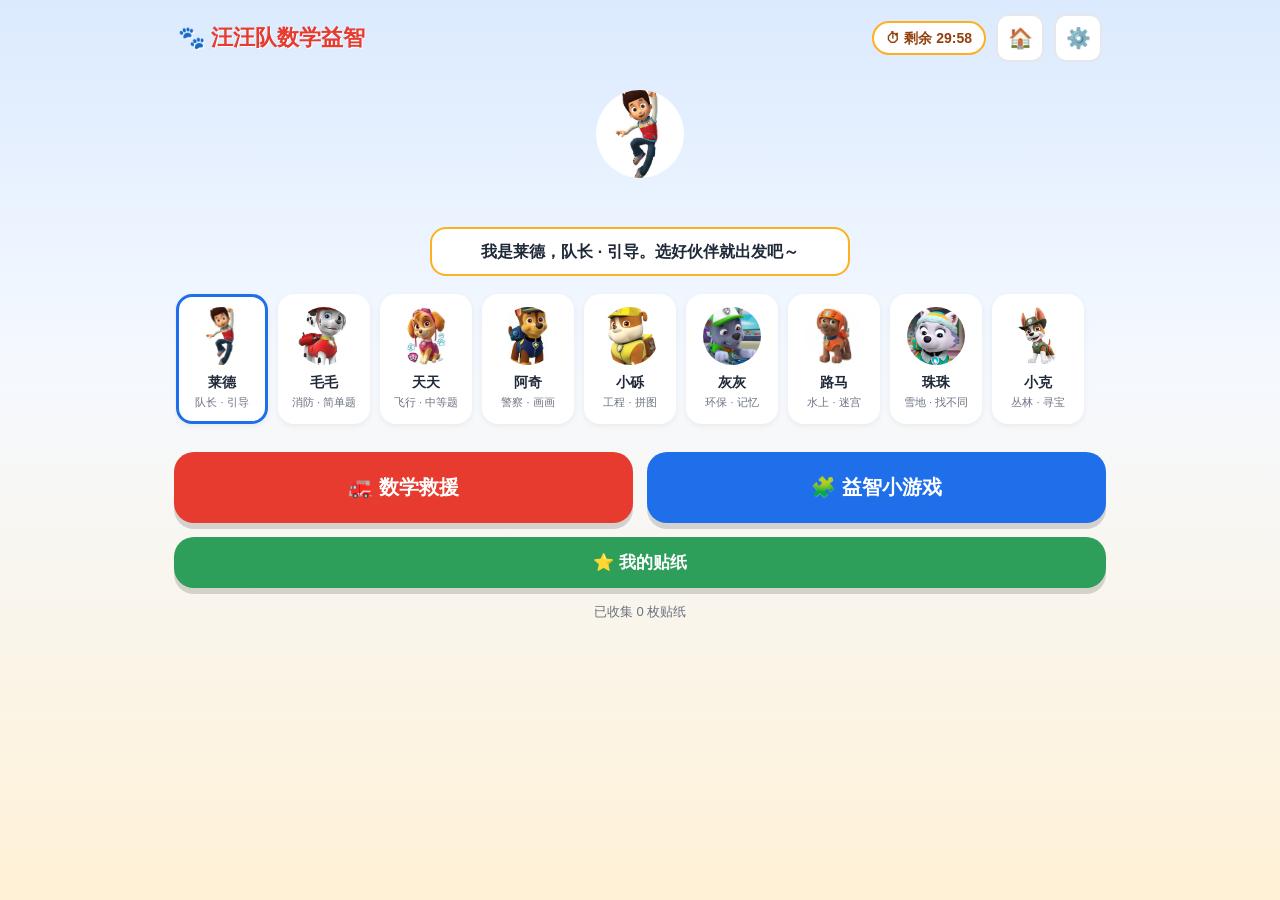
<file: index.html>
<!DOCTYPE html>
<html lang="zh-CN">
<head>
<meta charset="UTF-8">
<meta name="viewport" content="width=device-width, initial-scale=1.0, maximum-scale=1.0, minimum-scale=1.0, user-scalable=no, viewport-fit=cover">
<meta name="apple-mobile-web-app-capable" content="yes">
<meta name="mobile-web-app-capable" content="yes">
<meta name="format-detection" content="telephone=no">
<link rel="stylesheet" href="style.css">
<title>汪汪队数学益智小游戏</title>
</head>
<body>
<div class="app">
  <div class="topbar">
    <span class="logo">🐾 汪汪队数学益智</span>
    <span class="timer" id="timerPill">⏱ --:--</span>
    <button class="icon-btn" id="btnHome" title="回大厅">🏠</button>
    <button class="icon-btn" id="btnParent" title="家长中心">⚙️</button>
  </div>

  <!-- 大厅 -->
  <section class="screen active" id="screen-lobby">
    <div class="lobby-hero">
      <span class="big-char" id="heroChar">👦</span>
      <div class="say" id="heroSay">汪汪队，出发啦！选个伙伴开始闯关吧～</div>
    </div>
    <div class="char-row" id="charRow"></div>
    <div class="big-btns">
      <button class="big-btn btn-math" id="btnMath">🚒 数学救援</button>
      <button class="big-btn btn-puzzle" id="btnPuzzle">🧩 益智小游戏</button>
      <button class="big-btn btn-sticker" id="btnSticker">⭐ 我的贴纸</button>
    </div>
    <div class="sticker-pill" id="stickerPill"></div>
  </section>

  <!-- 数学救援 -->
  <section class="screen" id="screen-math">
    <h1 class="pg">🚒 数学救援</h1>
    <p class="pg-sub">选一个难度，帮伙伴完成救援任务（每关 10 题）</p>
    <div class="level-cards" id="levelCards"></div>
    <div class="card2 qbox" id="mathPlay" style="display:none;">
      <div class="progress" id="qProg"></div>
      <div id="qCharWrap" class="qchar" style="font-size:52px;"></div>
      <div class="qexpr" id="qExpr"></div>
      <div class="bones" id="qBones"></div>
      <div class="qopts" id="qOpts"></div>
      <div class="qfeedback" id="qFb"></div>
    </div>
    <div class="card2 result-box" id="mathResult" style="display:none;">
      <div id="resChar" style="font-size:60px;"></div>
      <div class="stars" id="resStars"></div>
      <div id="resSay" style="font-size:18px;font-weight:700;margin:6px 0;"></div>
      <div class="score" id="resScore"></div>
      <div id="resDetail" style="color:var(--muted);font-size:14px;margin:4px 0;"></div>
      <div class="sticker-got" id="resSticker" style="display:none;"></div>
      <div class="row" style="justify-content:center;margin-top:16px;gap:10px;">
        <button class="btn primary" id="btnAgain">再来一局</button>
        <button class="btn ghost" id="btnBackMath">返回</button>
      </div>
    </div>
  </section>

  <!-- 益智小游戏 -->
  <section class="screen" id="screen-puzzle">
    <h1 class="pg">🧩 益智小游戏</h1>
    <p class="pg-sub">选一个小游戏，锻炼观察力、记忆力和动手能力</p>
    <div class="puzzle-grid" id="puzzleGrid"></div>
    <div class="card2" id="puzzlePlay" style="display:none;">
      <div class="row" style="justify-content:space-between;">
        <button class="btn ghost" id="btnPzBack">← 返回列表</button>
        <span id="pzTitle" style="font-weight:800;font-size:18px;"></span>
        <span style="width:90px;"></span>
      </div>
      <div id="pzHint" style="display:flex;align-items:center;justify-content:center;gap:8px;color:var(--muted);font-size:14px;margin-top:6px;">
        <span id="pzHintText"></span>
        <button class="treasure-speak" id="pzHintSpeak" aria-label="朗读提示" title="朗读提示">🔊</button>
      </div>
      <div id="pzBody"></div>
    </div>
  </section>

  <!-- 我的贴纸 -->
  <section class="screen" id="screen-sticker">
    <h1 class="pg">⭐ 我的贴纸</h1>
    <p class="pg-sub">完成任务收集伙伴贴纸，看看集齐了多少～</p>
    <div class="stk-grid" id="stickerGrid"></div>
    <div class="row" style="justify-content:center;margin-top:18px;">
      <button class="btn ghost" id="btnStkBack">← 回大厅</button>
    </div>
  </section>

  <!-- 家长中心 -->
  <section class="screen" id="screen-parent">
    <h1 class="pg">⚙️ 家长中心</h1>
    <p class="pg-sub">查看成绩、调整游玩时长与声音</p>
    <div class="pc-tabs">
      <button class="pc-tab on" data-tab="records">成绩记录</button>
      <button class="pc-tab" data-tab="settings">设置</button>
    </div>
    <div id="pcRecords">
      <div class="summary" id="pcSummary"></div>
      <div class="card2" style="max-height:340px;overflow:auto;">
        <table class="rec-table" id="recTable"></table>
      </div>
    </div>
    <div id="pcSettings" style="display:none;">
      <div class="card2">
        <div class="setting-row" style="border-bottom:0;">
          <span style="font-weight:700;">按星期设置游玩时长</span>
        </div>
        <div id="weekdayLimits"></div>
        <div class="setting-row">
          <span>声音 / 音效</span>
          <button class="toggle" id="setSound"></button>
        </div>
        <div class="setting-row">
          <span>重置成绩与贴纸</span>
          <button class="btn red" id="btnReset">重置</button>
        </div>
        <p style="color:var(--muted);font-size:12px;margin:8px 0 0;">提示：数据仅保存在本机浏览器，清理浏览器数据会导致记录丢失。</p>
      </div>
    </div>
    <div class="row" style="justify-content:center;margin-top:14px;">
      <button class="btn ghost" id="btnPcBack">← 回大厅</button>
    </div>
  </section>
</div>

<!-- 家长验证 -->
<div class="overlay" id="overlay-verify">
  <div class="modal">
    <h2>家长验证</h2>
    <p style="color:var(--muted);">请家长回答下面这道题（小朋友请把手机交给家长）</p>
    <div class="math-unlock" id="vQ"></div>
    <input type="text" inputmode="numeric" id="vInput" placeholder="输入答案">
    <div class="err" id="vErr"></div>
    <div class="row" style="justify-content:center;margin-top:10px;gap:10px;">
      <button class="btn primary" id="vOk">确认</button>
      <button class="btn ghost" id="vCancel">取消</button>
    </div>
  </div>
</div>

<!-- 时间锁 -->
<div class="overlay" id="overlay-lock">
  <div class="modal lock">
    <div class="lock-big">⏰</div>
    <h2 id="lockTitle">该休息啦～</h2>
    <p id="lockMsg" style="color:var(--muted);">今天玩得真棒！为了保护小眼睛，游戏先锁定啦。</p>
    <div id="lockUnlockArea">
      <div class="math-unlock" id="lQ"></div>
      <input type="text" inputmode="numeric" id="lInput" placeholder="家长输入答案">
      <div class="err" id="lErr"></div>
      <div class="row" style="justify-content:center;margin-top:10px;gap:10px;">
        <button class="btn primary" id="lOk">家长解锁</button>
      </div>
    </div>
    <div id="lockChoices" style="display:none;">
      <p style="font-weight:700;color:var(--green);">解锁成功！今天还可以：</p>
      <div class="row" style="justify-content:center;gap:10px;flex-wrap:wrap;">
        <button class="btn green" id="lMore">再玩 15 分钟</button>
        <button class="btn ghost" id="lStop">今天先到这里</button>
      </div>
    </div>
    <div id="lockStopped" style="display:none;">
      <p style="font-weight:700;">已锁定，明天再继续玩吧～ 🌙</p>
      <div id="stoppedUnlockArea">
        <p style="color:var(--muted);font-size:13px;">需要继续玩？请家长输入答案解锁（再玩 15 分钟）</p>
        <div class="math-unlock" id="sQ"></div>
        <input type="text" inputmode="numeric" id="sInput" placeholder="家长输入答案">
        <div class="err" id="sErr"></div>
        <div class="row" style="justify-content:center;margin-top:10px;gap:10px;">
          <button class="btn primary" id="sOk">家长解锁</button>
        </div>
      </div>
    </div>
  </div>
</div>

<script src="app.js"></script>
</body>
</html>
</file>
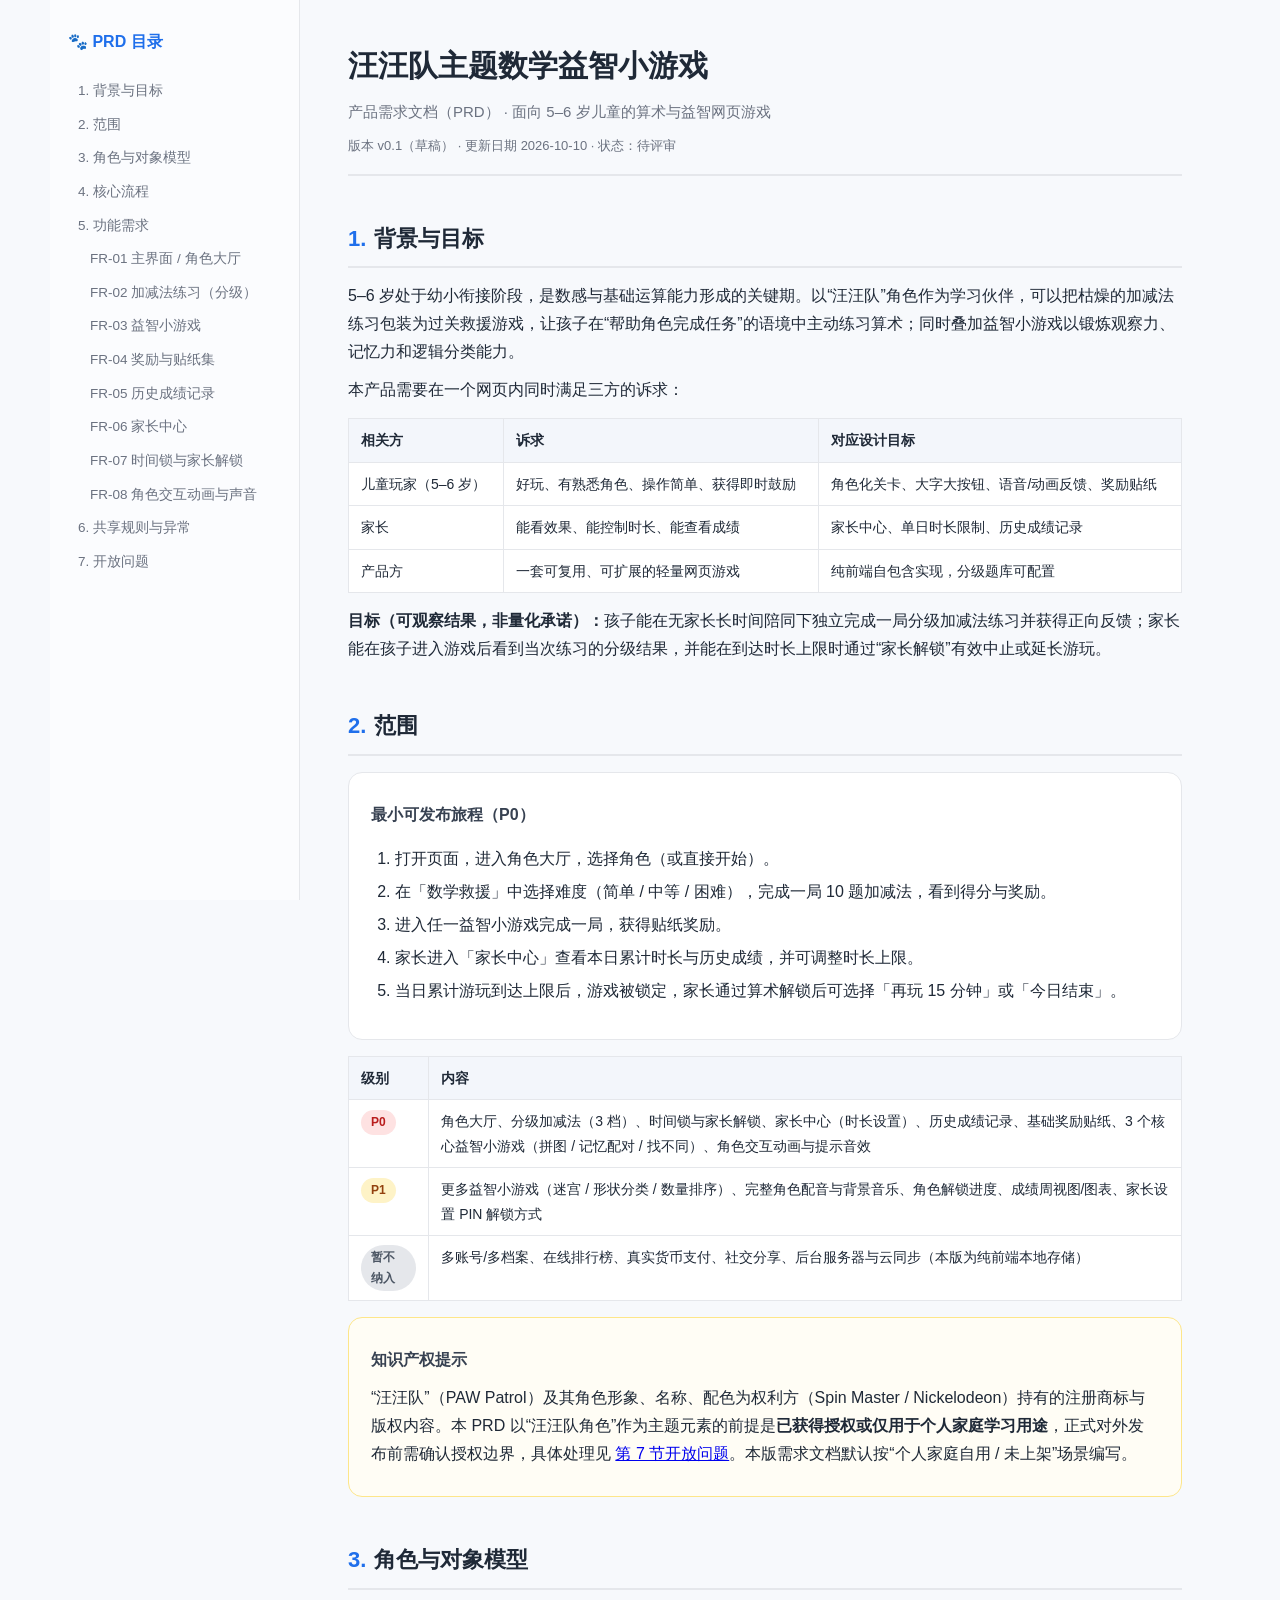
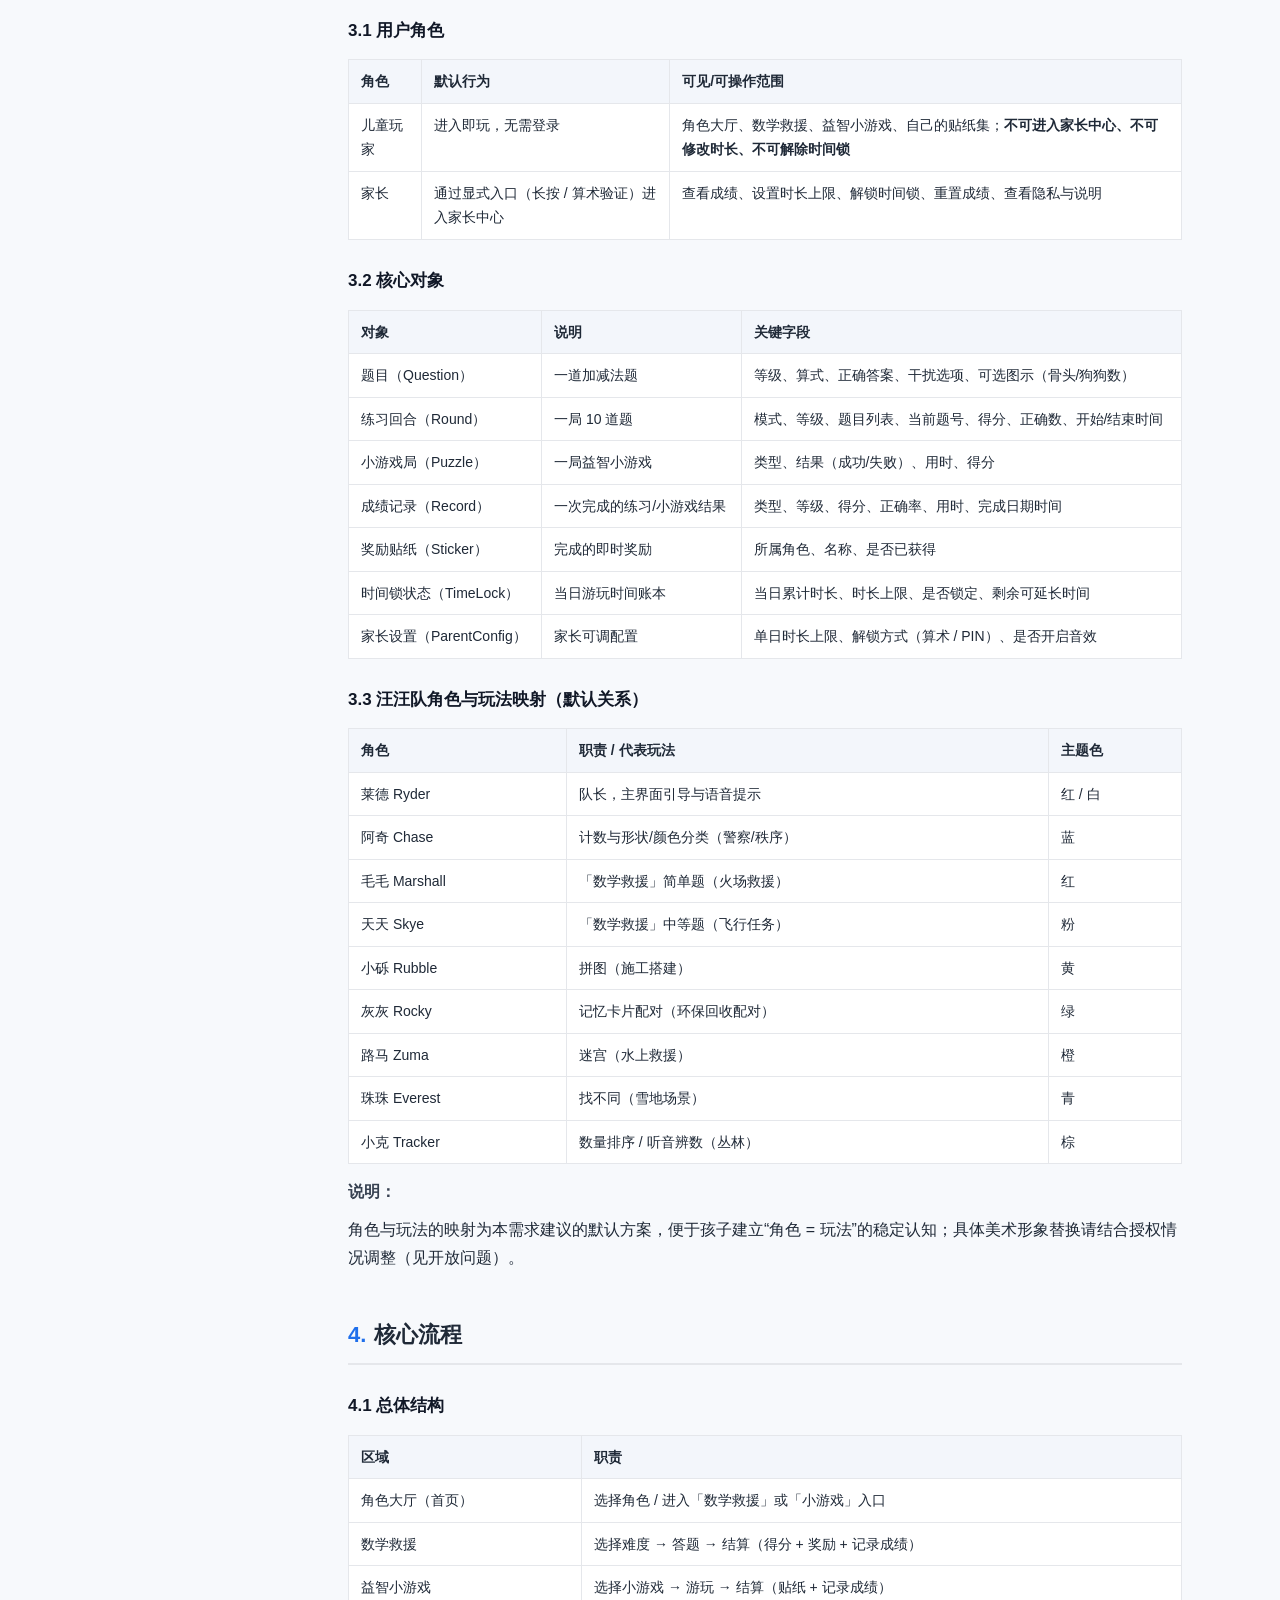
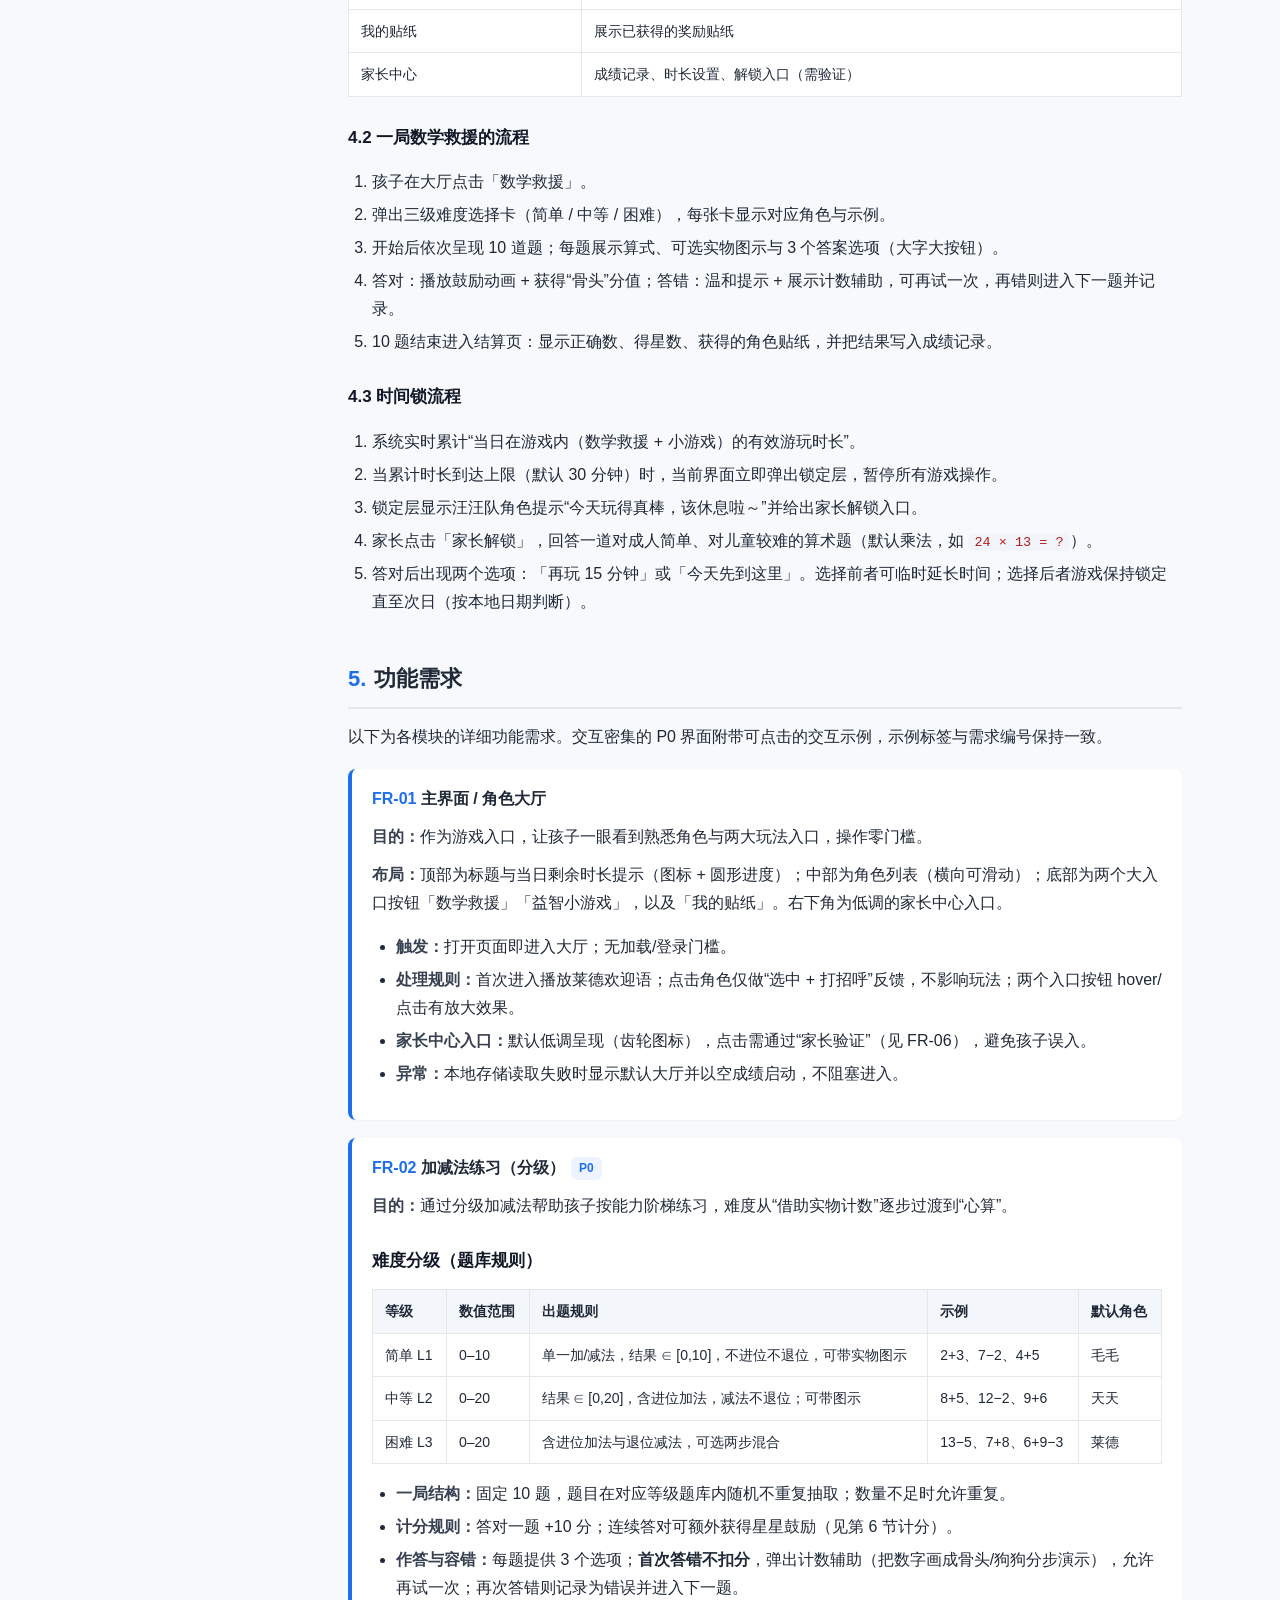
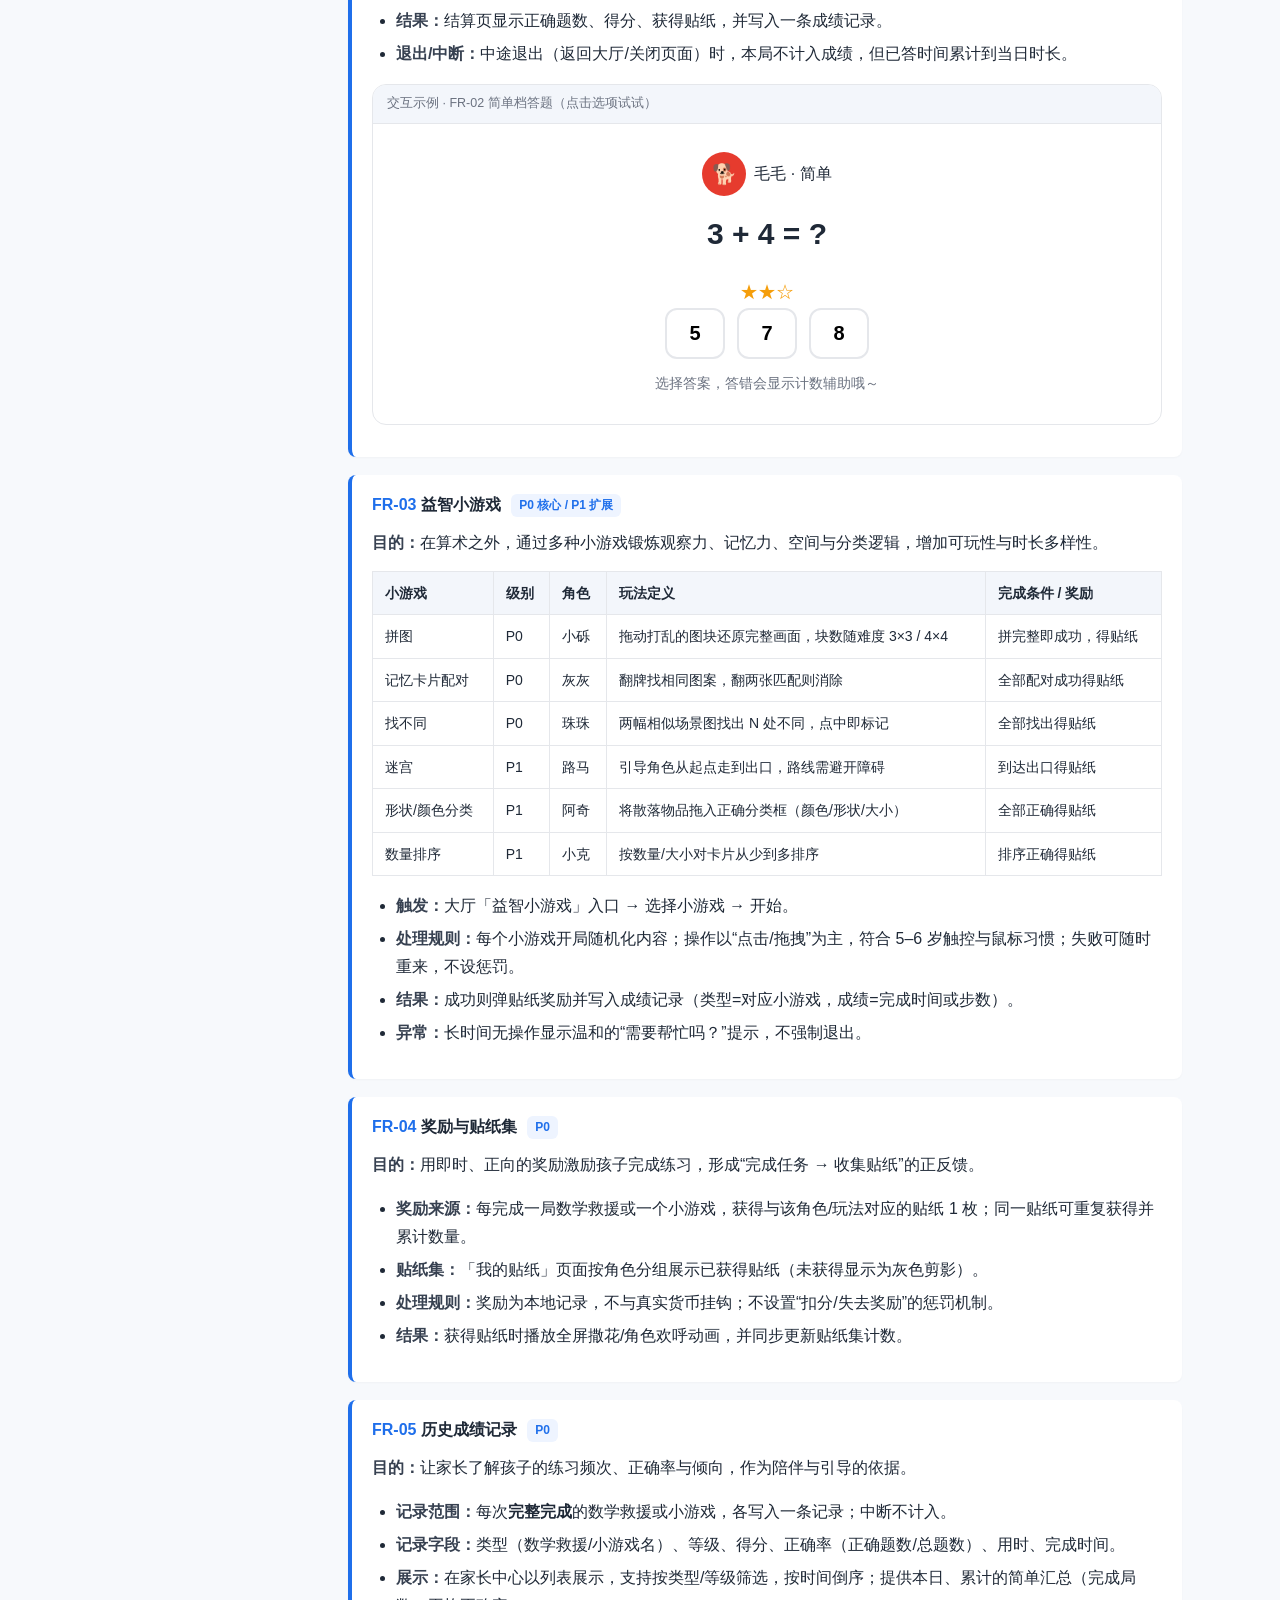
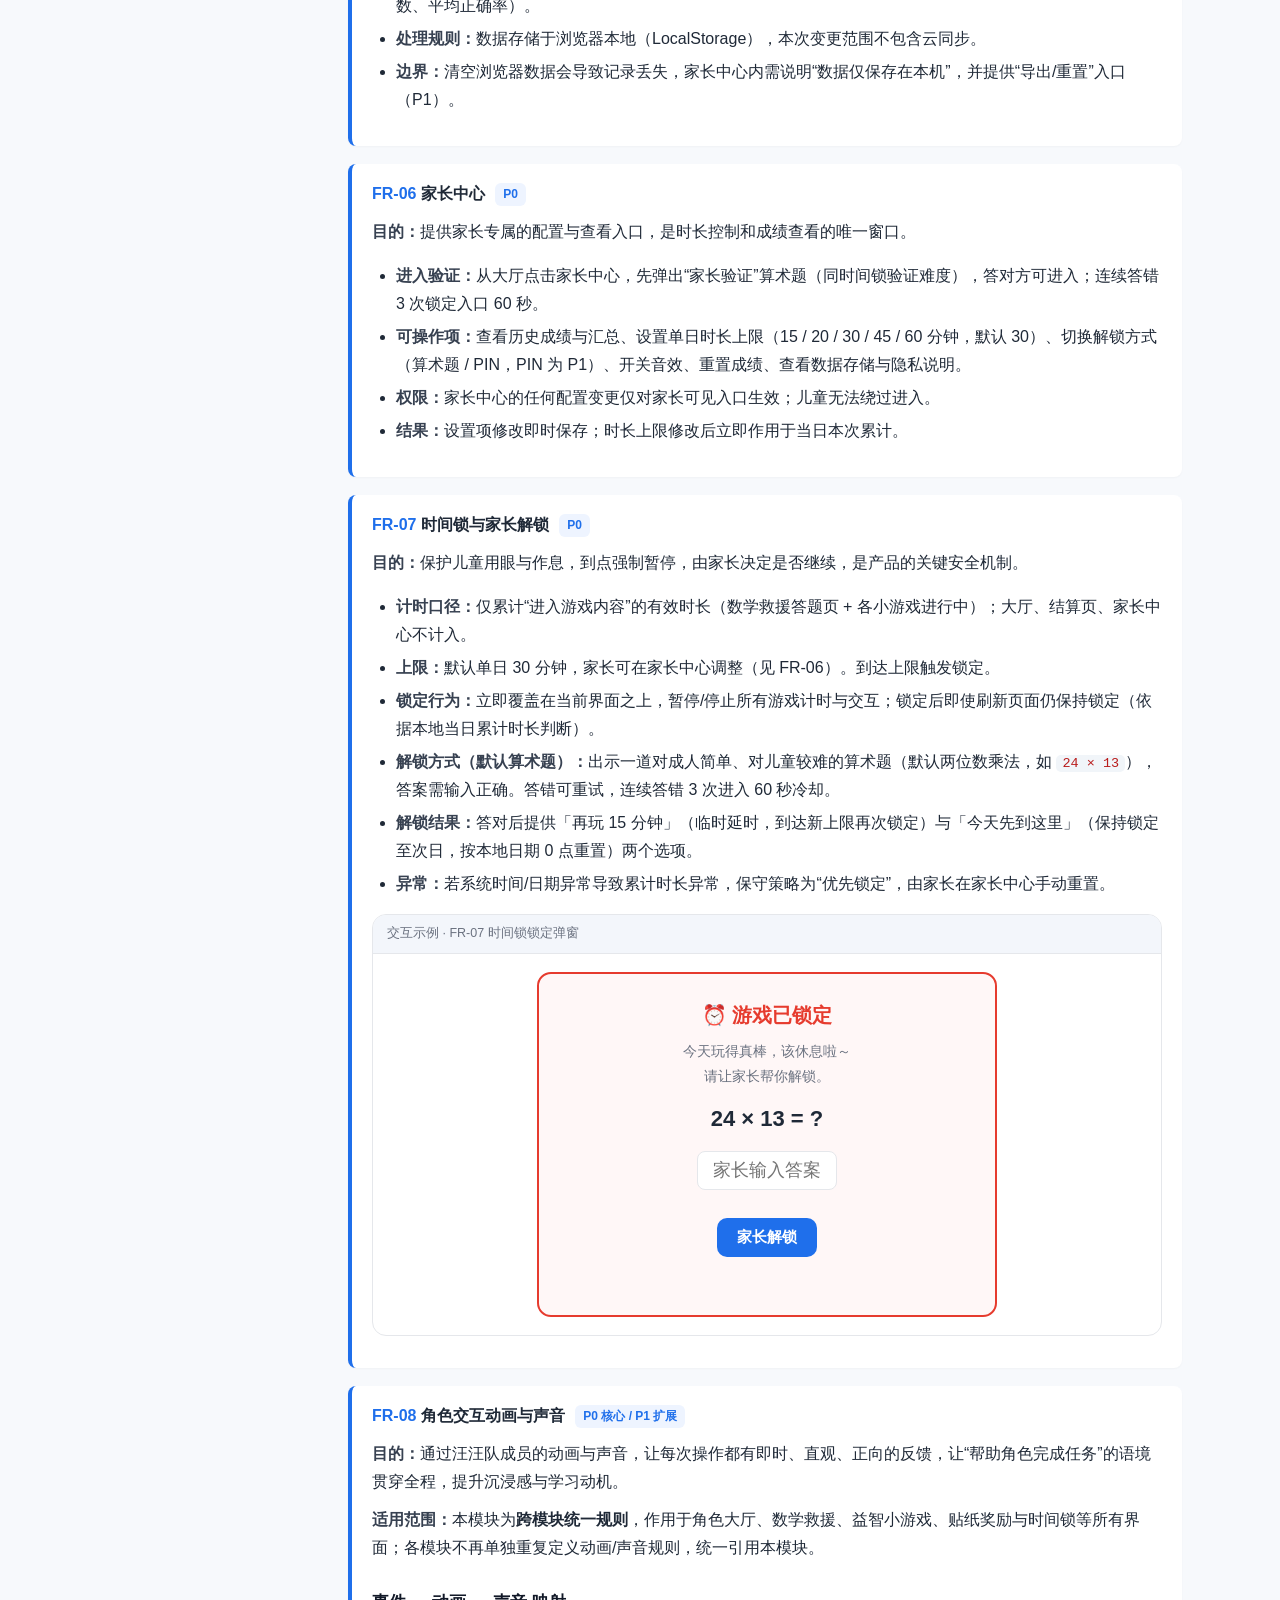
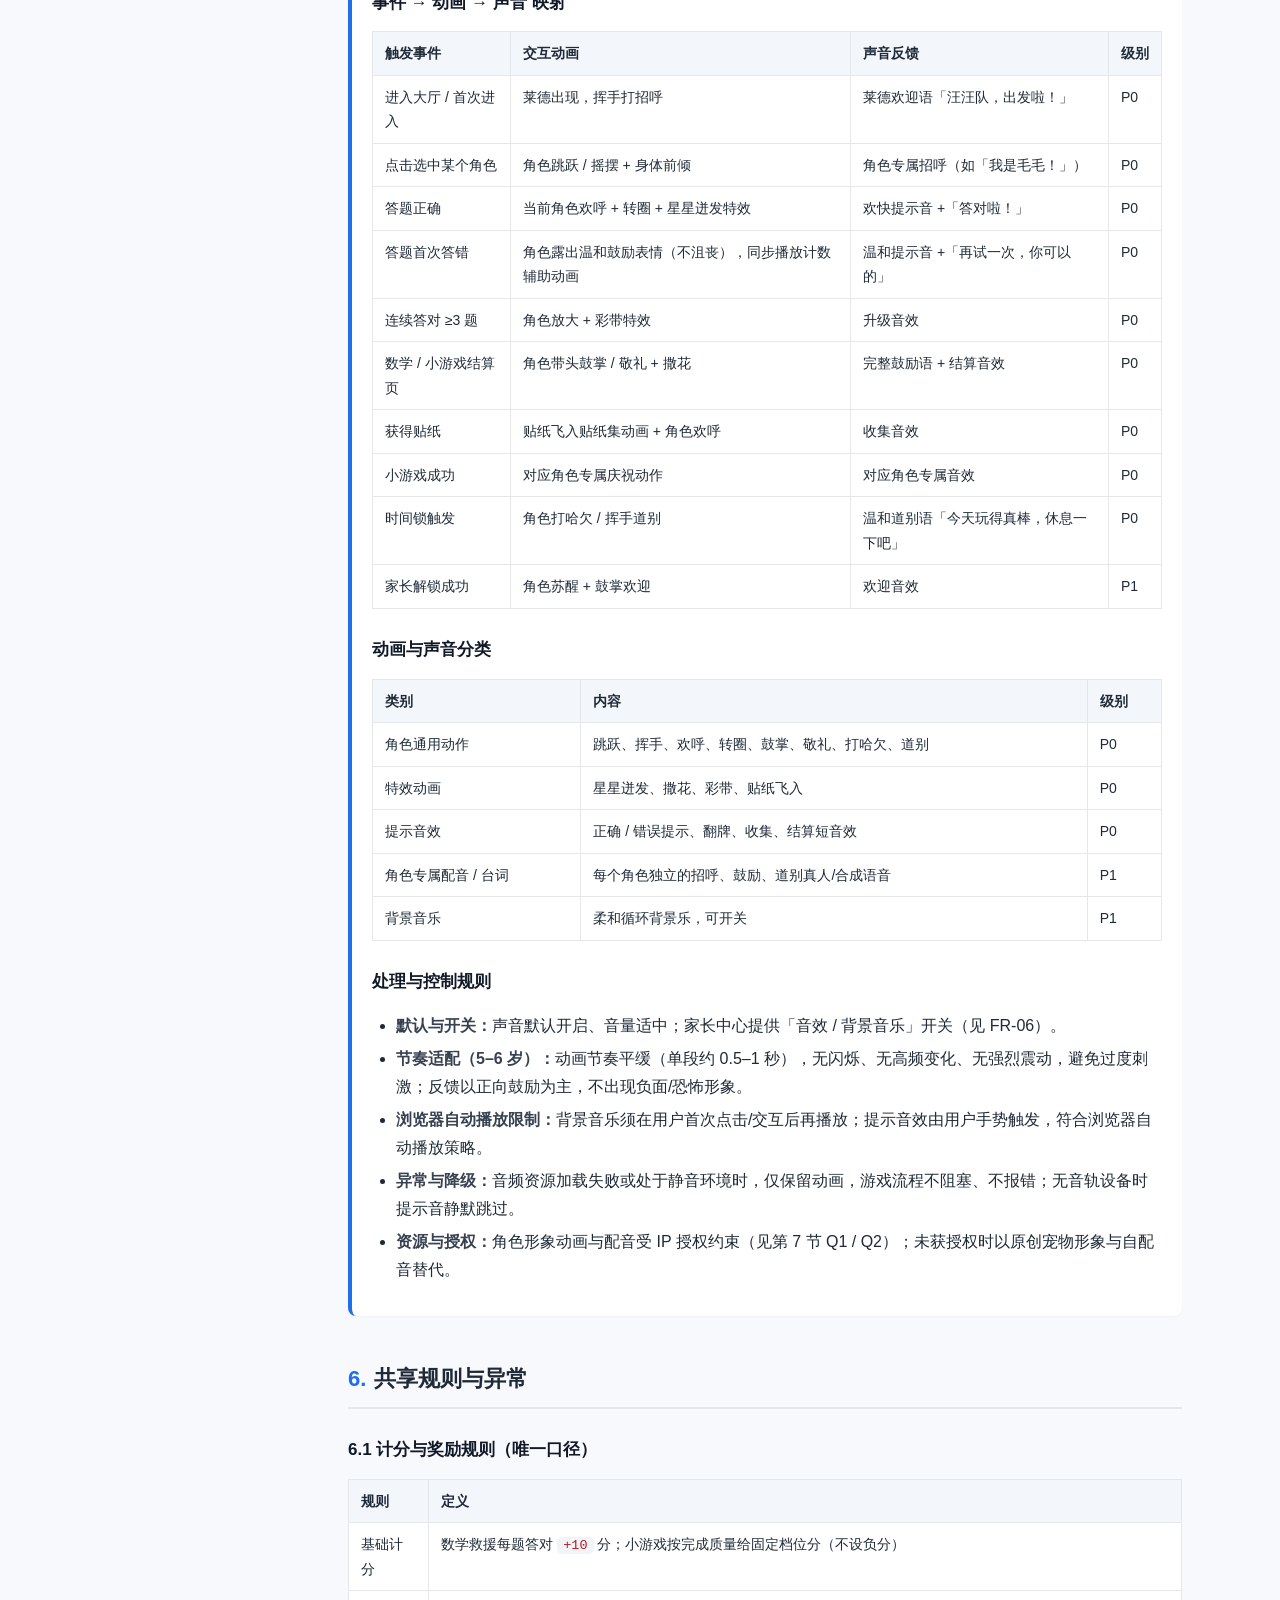
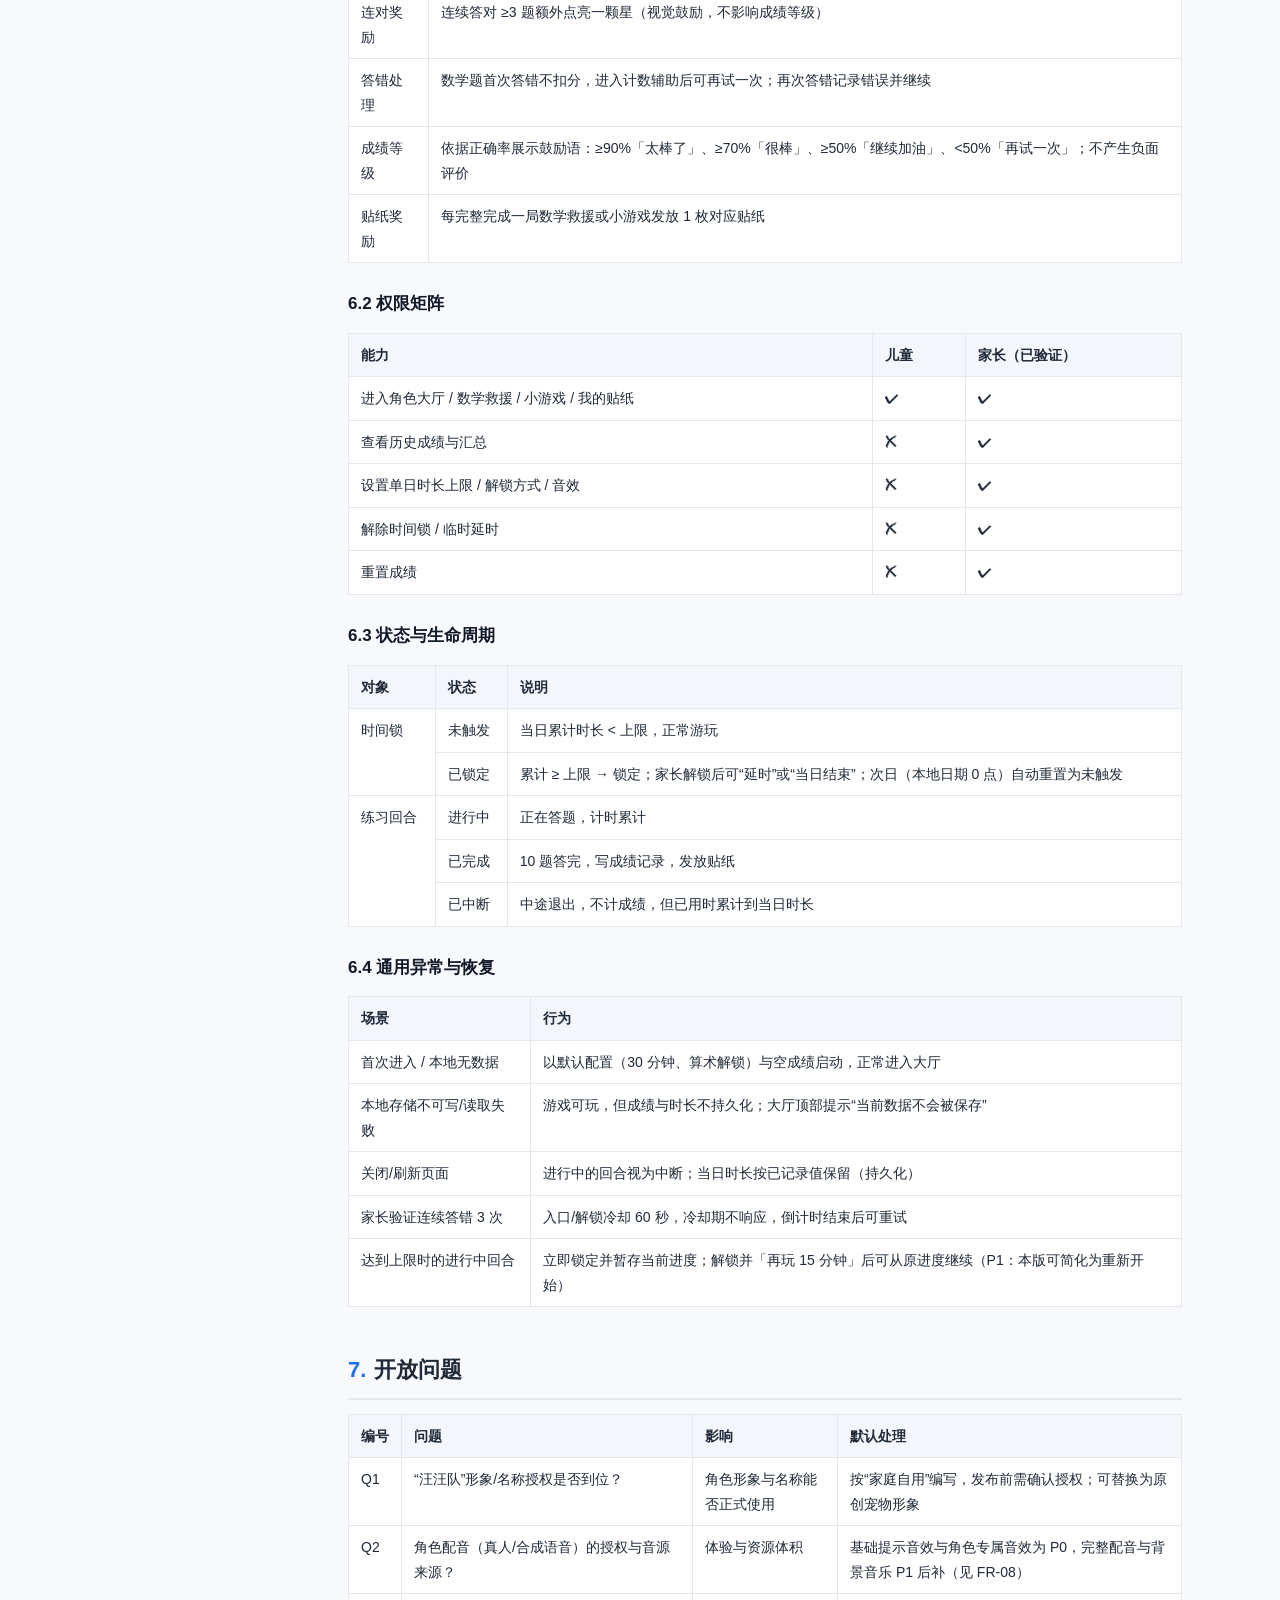
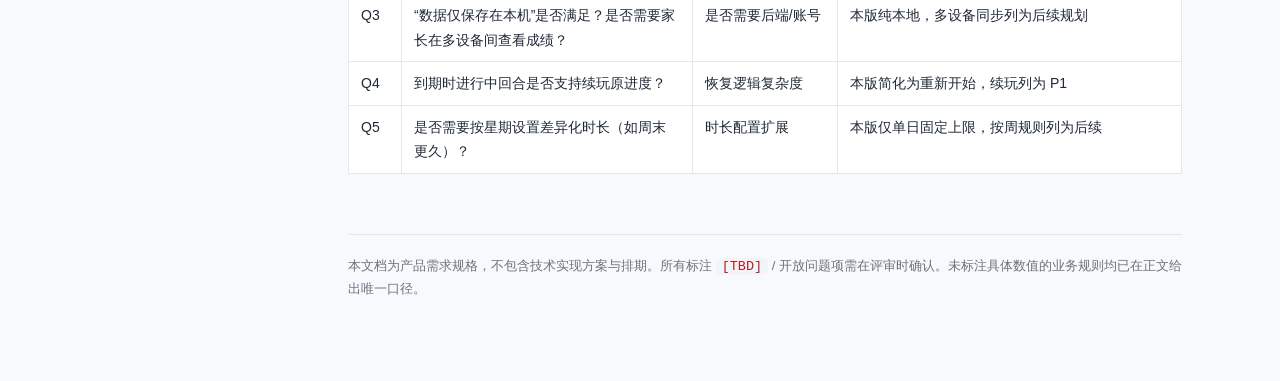
<file: 汪汪队数学益智小游戏-需求文档.html>
<!DOCTYPE html>
<html lang="zh-CN">
<head>
<meta charset="UTF-8">
<meta name="viewport" content="width=device-width, initial-scale=1.0">
<title>汪汪队主题数学益智小游戏 · 产品需求文档（PRD）</title>
<style>
  :root {
    --blue: #1f6feb;
    --red: #e63b2e;
    --yellow: #ffb020;
    --green: #2e9e5b;
    --ink: #1f2937;
    --muted: #6b7280;
    --line: #e5e7eb;
    --bg: #f7f9fc;
    --card: #ffffff;
    --radius: 14px;
  }
  * { box-sizing: border-box; }
  html { scroll-behavior: smooth; }
  body {
    margin: 0;
    font-family: -apple-system, "PingFang SC", "Microsoft YaHei", "Segoe UI", sans-serif;
    color: var(--ink);
    background: var(--bg);
    line-height: 1.75;
    font-size: 16px;
  }
  .layout { display: flex; max-width: 1180px; margin: 0 auto; }
  /* 侧边目录 */
  nav.toc {
    width: 250px; flex: 0 0 250px;
    position: sticky; top: 0; align-self: flex-start;
    height: 100vh; overflow-y: auto;
    padding: 28px 18px;
    border-right: 1px solid var(--line);
    background: #fbfcfe;
  }
  nav.toc .brand { font-weight: 700; margin-bottom: 18px; color: var(--blue); }
  nav.toc a {
    display: block; color: var(--muted); text-decoration: none;
    padding: 5px 10px; border-radius: 8px; font-size: 13.5px;
  }
  nav.toc a:hover { color: var(--blue); background: #eef4ff; }
  nav.toc a.level2 { padding-left: 22px; }
  main { flex: 1; min-width: 0; padding: 40px 48px 80px; }
  h1 { font-size: 30px; margin: 0 0 6px; }
  .subtitle { color: var(--muted); margin-bottom: 10px; font-size: 15px; }
  .meta { font-size: 13px; color: var(--muted); border-bottom: 2px solid var(--line); padding-bottom: 16px; margin-bottom: 28px; }
  .tag { display: inline-block; padding: 2px 10px; border-radius: 999px; font-size: 12px; font-weight: 600; }
  .tag.p0 { background: #fee2e2; color: #b91c1c; }
  .tag.p1 { background: #fef3c7; color: #92400e; }
  .tag.out { background: #e5e7eb; color: #4b5563; }
  h2 {
    font-size: 22px; margin: 44px 0 14px; padding-bottom: 8px;
    border-bottom: 2px solid var(--line);
  }
  h2 .num { color: var(--blue); margin-right: 8px; }
  h3 { font-size: 17px; margin: 26px 0 10px; color: #111827; }
  p { margin: 10px 0; }
  ul, ol { padding-left: 24px; }
  li { margin: 5px 0; }
  table { width: 100%; border-collapse: collapse; margin: 14px 0; font-size: 14px; background: var(--card); }
  th, td { border: 1px solid var(--line); padding: 9px 12px; text-align: left; vertical-align: top; }
  th { background: #f3f6fb; font-weight: 600; white-space: nowrap; }
  code { background: #f1f5f9; padding: 1px 6px; border-radius: 5px; font-size: 13.5px; color: #b91c1c; }
  .card { background: var(--card); border: 1px solid var(--line); border-radius: var(--radius); padding: 18px 22px; margin: 16px 0; }
  .card.callout { background: #fffdf5; border-color: #fde68a; }
  .card.warn { background: #fef6f6; border-color: #fecaca; }
  .fr { border-left: 4px solid var(--blue); background: var(--card); border-radius: 8px; padding: 16px 20px; margin: 18px 0; box-shadow: 0 1px 2px rgba(0,0,0,.03); }
  .fr .title { font-weight: 700; font-size: 16px; margin-bottom: 8px; }
  .fr .title .id { color: var(--blue); }
  .pill { display: inline-block; background: #eef4ff; color: var(--blue); border-radius: 6px; padding: 1px 8px; font-size: 12px; margin-left: 6px; vertical-align: middle; }
  .label { font-weight: 600; color: #374151; }
  .grid { display: grid; grid-template-columns: 1fr 1fr; gap: 14px; }
  @media (max-width: 860px) {
    .layout { flex-direction: column; }
    nav.toc { width: 100%; flex: none; height: auto; position: static; border-right: 0; border-bottom: 1px solid var(--line); }
    main { padding: 24px 18px 60px; }
    .grid { grid-template-columns: 1fr; }
  }

  /* 交互演示 */
  .demo { border: 1px solid var(--line); border-radius: var(--radius); overflow: hidden; margin: 16px 0; background: #fff; }
  .demo .demo-head { background: #f3f6fb; padding: 8px 14px; font-size: 12.5px; color: var(--muted); border-bottom: 1px solid var(--line); }
  .demo .demo-body { padding: 18px; }
  .game-frame { text-align: center; padding: 10px 4px; }
  .char { display: flex; align-items: center; justify-content: center; gap: 8px; margin-bottom: 12px; }
  .avatar { width: 44px; height: 44px; border-radius: 50%; display: inline-flex; align-items: center; justify-content: center; color: #fff; font-weight: 700; font-size: 20px; }
  .q { font-size: 30px; font-weight: 700; margin: 8px 0 16px; }
  .opts { display: flex; gap: 12px; justify-content: center; flex-wrap: wrap; }
  .opt {
    min-width: 60px; padding: 12px 18px; font-size: 20px; font-weight: 600;
    border: 2px solid var(--line); border-radius: 12px; background: #fff; cursor: pointer;
  }
  .opt:hover { border-color: var(--blue); }
  .opt.ok { background: #d1fae5; border-color: var(--green); }
  .opt.no { background: #fee2e2; border-color: var(--red); }
  .feedback { margin-top: 12px; font-size: 14px; min-height: 22px; color: var(--muted); }
  .stars { color: #f59e0b; font-size: 18px; }
  button.primary {
    background: var(--blue); color: #fff; border: 0; padding: 10px 20px;
    border-radius: 10px; font-size: 15px; cursor: pointer; font-weight: 600;
  }
  button.primary:hover { background: #1857c4; }
  .lock-modal {
    border-radius: 14px; border: 2px solid var(--red); padding: 24px;
    text-align: center; background: #fff7f7; max-width: 460px; margin: 0 auto;
  }
  .lock-modal .lock-title { font-size: 20px; font-weight: 700; color: var(--red); margin-bottom: 6px; }
  .lock-q { font-size: 22px; font-weight: 700; margin: 12px 0; }
  .lock-modal input { font-size: 18px; padding: 8px 12px; width: 140px; text-align: center; border-radius: 8px; border: 1px solid var(--line); }
  .foot { margin-top: 60px; padding-top: 20px; border-top: 1px solid var(--line); color: var(--muted); font-size: 13px; }
</style>
</head>
<body>
<div class="layout">
  <nav class="toc">
    <div class="brand">🐾 PRD 目录</div>
    <a href="#s1">1. 背景与目标</a>
    <a href="#s2">2. 范围</a>
    <a href="#s3">3. 角色与对象模型</a>
    <a href="#s4">4. 核心流程</a>
    <a href="#s5">5. 功能需求</a>
    <a href="#s5-fr1" class="level2">FR-01 主界面 / 角色大厅</a>
    <a href="#s5-fr2" class="level2">FR-02 加减法练习（分级）</a>
    <a href="#s5-fr3" class="level2">FR-03 益智小游戏</a>
    <a href="#s5-fr4" class="level2">FR-04 奖励与贴纸集</a>
    <a href="#s5-fr5" class="level2">FR-05 历史成绩记录</a>
    <a href="#s5-fr6" class="level2">FR-06 家长中心</a>
    <a href="#s5-fr7" class="level2">FR-07 时间锁与家长解锁</a>
    <a href="#s5-fr8" class="level2">FR-08 角色交互动画与声音</a>
    <a href="#s6">6. 共享规则与异常</a>
    <a href="#s7">7. 开放问题</a>
  </nav>

  <main>
    <h1>汪汪队主题数学益智小游戏</h1>
    <div class="subtitle">产品需求文档（PRD） · 面向 5–6 岁儿童的算术与益智网页游戏</div>
    <div class="meta">
      版本 v0.1（草稿） · 更新日期 2026-10-10 · 状态：待评审
    </div>

    <!-- 1 背景与目标 -->
    <h2 id="s1"><span class="num">1.</span>背景与目标</h2>
    <p>5–6 岁处于幼小衔接阶段，是数感与基础运算能力形成的关键期。以“汪汪队”角色作为学习伙伴，可以把枯燥的加减法练习包装为过关救援游戏，让孩子在“帮助角色完成任务”的语境中主动练习算术；同时叠加益智小游戏以锻炼观察力、记忆力和逻辑分类能力。</p>
    <p>本产品需要在一个网页内同时满足三方的诉求：</p>
    <table>
      <tr><th>相关方</th><th>诉求</th><th>对应设计目标</th></tr>
      <tr><td>儿童玩家（5–6 岁）</td><td>好玩、有熟悉角色、操作简单、获得即时鼓励</td><td>角色化关卡、大字大按钮、语音/动画反馈、奖励贴纸</td></tr>
      <tr><td>家长</td><td>能看效果、能控制时长、能查看成绩</td><td>家长中心、单日时长限制、历史成绩记录</td></tr>
      <tr><td>产品方</td><td>一套可复用、可扩展的轻量网页游戏</td><td>纯前端自包含实现，分级题库可配置</td></tr>
    </table>
    <p><strong>目标（可观察结果，非量化承诺）：</strong>孩子能在无家长长时间陪同下独立完成一局分级加减法练习并获得正向反馈；家长能在孩子进入游戏后看到当次练习的分级结果，并能在到达时长上限时通过“家长解锁”有效中止或延长游玩。</p>

    <!-- 2 范围 -->
    <h2 id="s2"><span class="num">2.</span>范围</h2>
    <div class="card">
      <p class="label">最小可发布旅程（P0）</p>
      <ol>
        <li>打开页面，进入角色大厅，选择角色（或直接开始）。</li>
        <li>在「数学救援」中选择难度（简单 / 中等 / 困难），完成一局 10 题加减法，看到得分与奖励。</li>
        <li>进入任一益智小游戏完成一局，获得贴纸奖励。</li>
        <li>家长进入「家长中心」查看本日累计时长与历史成绩，并可调整时长上限。</li>
        <li>当日累计游玩到达上限后，游戏被锁定，家长通过算术解锁后可选择「再玩 15 分钟」或「今日结束」。</li>
      </ol>
    </div>
    <table>
      <tr><th>级别</th><th>内容</th></tr>
      <tr><td><span class="tag p0">P0</span></td><td>角色大厅、分级加减法（3 档）、时间锁与家长解锁、家长中心（时长设置）、历史成绩记录、基础奖励贴纸、3 个核心益智小游戏（拼图 / 记忆配对 / 找不同）、角色交互动画与提示音效</td></tr>
      <tr><td><span class="tag p1">P1</span></td><td>更多益智小游戏（迷宫 / 形状分类 / 数量排序）、完整角色配音与背景音乐、角色解锁进度、成绩周视图/图表、家长设置 PIN 解锁方式</td></tr>
      <tr><td><span class="tag out">暂不纳入</span></td><td>多账号/多档案、在线排行榜、真实货币支付、社交分享、后台服务器与云同步（本版为纯前端本地存储）</td></tr>
    </table>
    <div class="card callout">
      <p class="label">知识产权提示</p>
      <p>“汪汪队”（PAW Patrol）及其角色形象、名称、配色为权利方（Spin Master / Nickelodeon）持有的注册商标与版权内容。本 PRD 以“汪汪队角色”作为主题元素的前提是<strong>已获得授权或仅用于个人家庭学习用途</strong>，正式对外发布前需确认授权边界，具体处理见 <a href="#s7">第 7 节开放问题</a>。本版需求文档默认按“个人家庭自用 / 未上架”场景编写。</p>
    </div>

    <!-- 3 角色与对象模型 -->
    <h2 id="s3"><span class="num">3.</span>角色与对象模型</h2>
    <h3>3.1 用户角色</h3>
    <table>
      <tr><th>角色</th><th>默认行为</th><th>可见/可操作范围</th></tr>
      <tr><td>儿童玩家</td><td>进入即玩，无需登录</td><td>角色大厅、数学救援、益智小游戏、自己的贴纸集；<strong>不可进入家长中心、不可修改时长、不可解除时间锁</strong></td></tr>
      <tr><td>家长</td><td>通过显式入口（长按 / 算术验证）进入家长中心</td><td>查看成绩、设置时长上限、解锁时间锁、重置成绩、查看隐私与说明</td></tr>
    </table>

    <h3>3.2 核心对象</h3>
    <table>
      <tr><th>对象</th><th>说明</th><th>关键字段</th></tr>
      <tr><td>题目（Question）</td><td>一道加减法题</td><td>等级、算式、正确答案、干扰选项、可选图示（骨头/狗狗数）</td></tr>
      <tr><td>练习回合（Round）</td><td>一局 10 道题</td><td>模式、等级、题目列表、当前题号、得分、正确数、开始/结束时间</td></tr>
      <tr><td>小游戏局（Puzzle）</td><td>一局益智小游戏</td><td>类型、结果（成功/失败）、用时、得分</td></tr>
      <tr><td>成绩记录（Record）</td><td>一次完成的练习/小游戏结果</td><td>类型、等级、得分、正确率、用时、完成日期时间</td></tr>
      <tr><td>奖励贴纸（Sticker）</td><td>完成的即时奖励</td><td>所属角色、名称、是否已获得</td></tr>
      <tr><td>时间锁状态（TimeLock）</td><td>当日游玩时间账本</td><td>当日累计时长、时长上限、是否锁定、剩余可延长时间</td></tr>
      <tr><td>家长设置（ParentConfig）</td><td>家长可调配置</td><td>单日时长上限、解锁方式（算术 / PIN）、是否开启音效</td></tr>
    </table>

    <h3>3.3 汪汪队角色与玩法映射（默认关系）</h3>
    <table>
      <tr><th>角色</th><th>职责 / 代表玩法</th><th>主题色</th></tr>
      <tr><td>莱德 Ryder</td><td>队长，主界面引导与语音提示</td><td>红 / 白</td></tr>
      <tr><td>阿奇 Chase</td><td>计数与形状/颜色分类（警察/秩序）</td><td>蓝</td></tr>
      <tr><td>毛毛 Marshall</td><td>「数学救援」简单题（火场救援）</td><td>红</td></tr>
      <tr><td>天天 Skye</td><td>「数学救援」中等题（飞行任务）</td><td>粉</td></tr>
      <tr><td>小砾 Rubble</td><td>拼图（施工搭建）</td><td>黄</td></tr>
      <tr><td>灰灰 Rocky</td><td>记忆卡片配对（环保回收配对）</td><td>绿</td></tr>
      <tr><td>路马 Zuma</td><td>迷宫（水上救援）</td><td>橙</td></tr>
      <tr><td>珠珠 Everest</td><td>找不同（雪地场景）</td><td>青</td></tr>
      <tr><td>小克 Tracker</td><td>数量排序 / 听音辨数（丛林）</td><td>棕</td></tr>
    </table>
    <p class="label">说明：</p><p>角色与玩法的映射为本需求建议的默认方案，便于孩子建立“角色 = 玩法”的稳定认知；具体美术形象替换请结合授权情况调整（见开放问题）。</p>

    <!-- 4 核心流程 -->
    <h2 id="s4"><span class="num">4.</span>核心流程</h2>
    <h3>4.1 总体结构</h3>
    <table>
      <tr><th>区域</th><th>职责</th></tr>
      <tr><td>角色大厅（首页）</td><td>选择角色 / 进入「数学救援」或「小游戏」入口</td></tr>
      <tr><td>数学救援</td><td>选择难度 → 答题 → 结算（得分 + 奖励 + 记录成绩）</td></tr>
      <tr><td>益智小游戏</td><td>选择小游戏 → 游玩 → 结算（贴纸 + 记录成绩）</td></tr>
      <tr><td>我的贴纸</td><td>展示已获得的奖励贴纸</td></tr>
      <tr><td>家长中心</td><td>成绩记录、时长设置、解锁入口（需验证）</td></tr>
    </table>

    <h3>4.2 一局数学救援的流程</h3>
    <ol>
      <li>孩子在大厅点击「数学救援」。</li>
      <li>弹出三级难度选择卡（简单 / 中等 / 困难），每张卡显示对应角色与示例。</li>
      <li>开始后依次呈现 10 道题；每题展示算式、可选实物图示与 3 个答案选项（大字大按钮）。</li>
      <li>答对：播放鼓励动画 + 获得“骨头”分值；答错：温和提示 + 展示计数辅助，可再试一次，再错则进入下一题并记录。</li>
      <li>10 题结束进入结算页：显示正确数、得星数、获得的角色贴纸，并把结果写入成绩记录。</li>
    </ol>

    <h3>4.3 时间锁流程</h3>
    <ol>
      <li>系统实时累计“当日在游戏内（数学救援 + 小游戏）的有效游玩时长”。</li>
      <li>当累计时长到达上限（默认 30 分钟）时，当前界面立即弹出锁定层，暂停所有游戏操作。</li>
      <li>锁定层显示汪汪队角色提示“今天玩得真棒，该休息啦～”并给出家长解锁入口。</li>
      <li>家长点击「家长解锁」，回答一道对成人简单、对儿童较难的算术题（默认乘法，如 <code>24 × 13 = ?</code>）。</li>
      <li>答对后出现两个选项：「再玩 15 分钟」或「今天先到这里」。选择前者可临时延长时间；选择后者游戏保持锁定直至次日（按本地日期判断）。</li>
    </ol>

    <!-- 5 功能需求 -->
    <h2 id="s5"><span class="num">5.</span>功能需求</h2>
    <p>以下为各模块的详细功能需求。交互密集的 P0 界面附带可点击的交互示例，示例标签与需求编号保持一致。</p>

    <!-- FR-01 -->
    <div class="fr" id="s5-fr1">
      <div class="title"><span class="id">FR-01</span> 主界面 / 角色大厅</div>
      <p><span class="label">目的：</span>作为游戏入口，让孩子一眼看到熟悉角色与两大玩法入口，操作零门槛。</p>
      <p><span class="label">布局：</span>顶部为标题与当日剩余时长提示（图标 + 圆形进度）；中部为角色列表（横向可滑动）；底部为两个大入口按钮「数学救援」「益智小游戏」，以及「我的贴纸」。右下角为低调的家长中心入口。</p>
      <ul>
        <li><span class="label">触发：</span>打开页面即进入大厅；无加载/登录门槛。</li>
        <li><span class="label">处理规则：</span>首次进入播放莱德欢迎语；点击角色仅做“选中 + 打招呼”反馈，不影响玩法；两个入口按钮 hover/点击有放大效果。</li>
        <li><span class="label">家长中心入口：</span>默认低调呈现（齿轮图标），点击需通过“家长验证”（见 FR-06），避免孩子误入。</li>
        <li><span class="label">异常：</span>本地存储读取失败时显示默认大厅并以空成绩启动，不阻塞进入。</li>
      </ul>
    </div>

    <!-- FR-02 -->
    <div class="fr" id="s5-fr2">
      <div class="title"><span class="id">FR-02</span> 加减法练习（分级）<span class="pill">P0</span></div>
      <p><span class="label">目的：</span>通过分级加减法帮助孩子按能力阶梯练习，难度从“借助实物计数”逐步过渡到“心算”。</p>
      <h3>难度分级（题库规则）</h3>
      <table>
        <tr><th>等级</th><th>数值范围</th><th>出题规则</th><th>示例</th><th>默认角色</th></tr>
        <tr><td>简单 L1</td><td>0–10</td><td>单一加/减法，结果 ∈ [0,10]，不进位不退位，可带实物图示</td><td>2+3、7−2、4+5</td><td>毛毛</td></tr>
        <tr><td>中等 L2</td><td>0–20</td><td>结果 ∈ [0,20]，含进位加法，减法不退位；可带图示</td><td>8+5、12−2、9+6</td><td>天天</td></tr>
        <tr><td>困难 L3</td><td>0–20</td><td>含进位加法与退位减法，可选两步混合</td><td>13−5、7+8、6+9−3</td><td>莱德</td></tr>
      </table>
      <ul>
        <li><span class="label">一局结构：</span>固定 10 题，题目在对应等级题库内随机不重复抽取；数量不足时允许重复。</li>
        <li><span class="label">计分规则：</span>答对一题 +10 分；连续答对可额外获得星星鼓励（见第 6 节计分）。</li>
        <li><span class="label">作答与容错：</span>每题提供 3 个选项；<strong>首次答错不扣分</strong>，弹出计数辅助（把数字画成骨头/狗狗分步演示），允许再试一次；再次答错则记录为错误并进入下一题。</li>
        <li><span class="label">结果：</span>结算页显示正确题数、得分、获得贴纸，并写入一条成绩记录。</li>
        <li><span class="label">退出/中断：</span>中途退出（返回大厅/关闭页面）时，本局不计入成绩，但已答时间累计到当日时长。</li>
      </ul>

      <div class="demo">
        <div class="demo-head">交互示例 · FR-02 简单档答题（点击选项试试）</div>
        <div class="demo-body">
          <div class="game-frame">
            <div class="char">
              <span class="avatar" style="background:#e63b2e;">🐕</span>
              <span>毛毛 · 简单</span>
            </div>
            <div class="q" id="demoQ">3 + 4 = ?</div>
            <div class="stars" id="demoStars">★★☆</div>
            <div class="opts" id="demoOpts">
              <button class="opt">5</button>
              <button class="opt">7</button>
              <button class="opt">8</button>
            </div>
            <div class="feedback" id="demoFb">选择答案，答错会显示计数辅助哦～</div>
          </div>
        </div>
      </div>
    </div>

    <!-- FR-03 -->
    <div class="fr" id="s5-fr3">
      <div class="title"><span class="id">FR-03</span> 益智小游戏 <span class="pill">P0 核心 / P1 扩展</span></div>
      <p><span class="label">目的：</span>在算术之外，通过多种小游戏锻炼观察力、记忆力、空间与分类逻辑，增加可玩性与时长多样性。</p>
      <table>
        <tr><th>小游戏</th><th>级别</th><th>角色</th><th>玩法定义</th><th>完成条件 / 奖励</th></tr>
        <tr><td>拼图</td><td>P0</td><td>小砾</td><td>拖动打乱的图块还原完整画面，块数随难度 3×3 / 4×4</td><td>拼完整即成功，得贴纸</td></tr>
        <tr><td>记忆卡片配对</td><td>P0</td><td>灰灰</td><td>翻牌找相同图案，翻两张匹配则消除</td><td>全部配对成功得贴纸</td></tr>
        <tr><td>找不同</td><td>P0</td><td>珠珠</td><td>两幅相似场景图找出 N 处不同，点中即标记</td><td>全部找出得贴纸</td></tr>
        <tr><td>迷宫</td><td>P1</td><td>路马</td><td>引导角色从起点走到出口，路线需避开障碍</td><td>到达出口得贴纸</td></tr>
        <tr><td>形状/颜色分类</td><td>P1</td><td>阿奇</td><td>将散落物品拖入正确分类框（颜色/形状/大小）</td><td>全部正确得贴纸</td></tr>
        <tr><td>数量排序</td><td>P1</td><td>小克</td><td>按数量/大小对卡片从少到多排序</td><td>排序正确得贴纸</td></tr>
      </table>
      <ul>
        <li><span class="label">触发：</span>大厅「益智小游戏」入口 → 选择小游戏 → 开始。</li>
        <li><span class="label">处理规则：</span>每个小游戏开局随机化内容；操作以“点击/拖拽”为主，符合 5–6 岁触控与鼠标习惯；失败可随时重来，不设惩罚。</li>
        <li><span class="label">结果：</span>成功则弹贴纸奖励并写入成绩记录（类型=对应小游戏，成绩=完成时间或步数）。</li>
        <li><span class="label">异常：</span>长时间无操作显示温和的“需要帮忙吗？”提示，不强制退出。</li>
      </ul>
    </div>

    <!-- FR-04 -->
    <div class="fr" id="s5-fr4">
      <div class="title"><span class="id">FR-04</span> 奖励与贴纸集 <span class="pill">P0</span></div>
      <p><span class="label">目的：</span>用即时、正向的奖励激励孩子完成练习，形成“完成任务 → 收集贴纸”的正反馈。</p>
      <ul>
        <li><span class="label">奖励来源：</span>每完成一局数学救援或一个小游戏，获得与该角色/玩法对应的贴纸 1 枚；同一贴纸可重复获得并累计数量。</li>
        <li><span class="label">贴纸集：</span>「我的贴纸」页面按角色分组展示已获得贴纸（未获得显示为灰色剪影）。</li>
        <li><span class="label">处理规则：</span>奖励为本地记录，不与真实货币挂钩；不设置“扣分/失去奖励”的惩罚机制。</li>
        <li><span class="label">结果：</span>获得贴纸时播放全屏撒花/角色欢呼动画，并同步更新贴纸集计数。</li>
      </ul>
    </div>

    <!-- FR-05 -->
    <div class="fr" id="s5-fr5">
      <div class="title"><span class="id">FR-05</span> 历史成绩记录 <span class="pill">P0</span></div>
      <p><span class="label">目的：</span>让家长了解孩子的练习频次、正确率与倾向，作为陪伴与引导的依据。</p>
      <ul>
        <li><span class="label">记录范围：</span>每次<strong>完整完成</strong>的数学救援或小游戏，各写入一条记录；中断不计入。</li>
        <li><span class="label">记录字段：</span>类型（数学救援/小游戏名）、等级、得分、正确率（正确题数/总题数）、用时、完成时间。</li>
        <li><span class="label">展示：</span>在家长中心以列表展示，支持按类型/等级筛选，按时间倒序；提供本日、累计的简单汇总（完成局数、平均正确率）。</li>
        <li><span class="label">处理规则：</span>数据存储于浏览器本地（LocalStorage），本次变更范围不包含云同步。</li>
        <li><span class="label">边界：</span>清空浏览器数据会导致记录丢失，家长中心内需说明“数据仅保存在本机”，并提供“导出/重置”入口（P1）。</li>
      </ul>
    </div>

    <!-- FR-06 -->
    <div class="fr" id="s5-fr6">
      <div class="title"><span class="id">FR-06</span> 家长中心 <span class="pill">P0</span></div>
      <p><span class="label">目的：</span>提供家长专属的配置与查看入口，是时长控制和成绩查看的唯一窗口。</p>
      <ul>
        <li><span class="label">进入验证：</span>从大厅点击家长中心，先弹出“家长验证”算术题（同时间锁验证难度），答对方可进入；连续答错 3 次锁定入口 60 秒。</li>
        <li><span class="label">可操作项：</span>查看历史成绩与汇总、设置单日时长上限（15 / 20 / 30 / 45 / 60 分钟，默认 30）、切换解锁方式（算术题 / PIN，PIN 为 P1）、开关音效、重置成绩、查看数据存储与隐私说明。</li>
        <li><span class="label">权限：</span>家长中心的任何配置变更仅对家长可见入口生效；儿童无法绕过进入。</li>
        <li><span class="label">结果：</span>设置项修改即时保存；时长上限修改后立即作用于当日本次累计。</li>
      </ul>
    </div>

    <!-- FR-07 -->
    <div class="fr" id="s5-fr7">
      <div class="title"><span class="id">FR-07</span> 时间锁与家长解锁 <span class="pill">P0</span></div>
      <p><span class="label">目的：</span>保护儿童用眼与作息，到点强制暂停，由家长决定是否继续，是产品的关键安全机制。</p>
      <ul>
        <li><span class="label">计时口径：</span>仅累计“进入游戏内容”的有效时长（数学救援答题页 + 各小游戏进行中）；大厅、结算页、家长中心不计入。</li>
        <li><span class="label">上限：</span>默认单日 30 分钟，家长可在家长中心调整（见 FR-06）。到达上限触发锁定。</li>
        <li><span class="label">锁定行为：</span>立即覆盖在当前界面之上，暂停/停止所有游戏计时与交互；锁定后即使刷新页面仍保持锁定（依据本地当日累计时长判断）。</li>
        <li><span class="label">解锁方式（默认算术题）：</span>出示一道对成人简单、对儿童较难的算术题（默认两位数乘法，如 <code>24 × 13</code>），答案需输入正确。答错可重试，连续答错 3 次进入 60 秒冷却。</li>
        <li><span class="label">解锁结果：</span>答对后提供「再玩 15 分钟」（临时延时，到达新上限再次锁定）与「今天先到这里」（保持锁定至次日，按本地日期 0 点重置）两个选项。</li>
        <li><span class="label">异常：</span>若系统时间/日期异常导致累计时长异常，保守策略为“优先锁定”，由家长在家长中心手动重置。</li>
      </ul>

      <div class="demo">
        <div class="demo-head">交互示例 · FR-07 时间锁锁定弹窗</div>
        <div class="demo-body">
          <div class="lock-modal">
            <div class="lock-title">⏰ 游戏已锁定</div>
            <p style="margin:2px 0 10px;font-size:14px;color:var(--muted);">今天玩得真棒，该休息啦～<br>请让家长帮你解锁。</p>
            <div class="lock-q">24 × 13 = ?</div>
            <input type="text" inputmode="numeric" placeholder="家长输入答案" id="lockInput">
            <br><br>
            <button class="primary" id="lockBtn">家长解锁</button>
            <div class="feedback" id="lockFb"></div>
          </div>
        </div>
      </div>
    </div>

    <!-- FR-08 -->
    <div class="fr" id="s5-fr8">
      <div class="title"><span class="id">FR-08</span> 角色交互动画与声音 <span class="pill">P0 核心 / P1 扩展</span></div>
      <p><span class="label">目的：</span>通过汪汪队成员的动画与声音，让每次操作都有即时、直观、正向的反馈，让“帮助角色完成任务”的语境贯穿全程，提升沉浸感与学习动机。</p>
      <p><span class="label">适用范围：</span>本模块为<strong>跨模块统一规则</strong>，作用于角色大厅、数学救援、益智小游戏、贴纸奖励与时间锁等所有界面；各模块不再单独重复定义动画/声音规则，统一引用本模块。</p>

      <h3>事件 → 动画 → 声音 映射</h3>
      <table>
        <tr><th>触发事件</th><th>交互动画</th><th>声音反馈</th><th>级别</th></tr>
        <tr><td>进入大厅 / 首次进入</td><td>莱德出现，挥手打招呼</td><td>莱德欢迎语「汪汪队，出发啦！」</td><td>P0</td></tr>
        <tr><td>点击选中某个角色</td><td>角色跳跃 / 摇摆 + 身体前倾</td><td>角色专属招呼（如「我是毛毛！」）</td><td>P0</td></tr>
        <tr><td>答题正确</td><td>当前角色欢呼 + 转圈 + 星星迸发特效</td><td>欢快提示音 +「答对啦！」</td><td>P0</td></tr>
        <tr><td>答题首次答错</td><td>角色露出温和鼓励表情（不沮丧），同步播放计数辅助动画</td><td>温和提示音 +「再试一次，你可以的」</td><td>P0</td></tr>
        <tr><td>连续答对 ≥3 题</td><td>角色放大 + 彩带特效</td><td>升级音效</td><td>P0</td></tr>
        <tr><td>数学 / 小游戏结算页</td><td>角色带头鼓掌 / 敬礼 + 撒花</td><td>完整鼓励语 + 结算音效</td><td>P0</td></tr>
        <tr><td>获得贴纸</td><td>贴纸飞入贴纸集动画 + 角色欢呼</td><td>收集音效</td><td>P0</td></tr>
        <tr><td>小游戏成功</td><td>对应角色专属庆祝动作</td><td>对应角色专属音效</td><td>P0</td></tr>
        <tr><td>时间锁触发</td><td>角色打哈欠 / 挥手道别</td><td>温和道别语「今天玩得真棒，休息一下吧」</td><td>P0</td></tr>
        <tr><td>家长解锁成功</td><td>角色苏醒 + 鼓掌欢迎</td><td>欢迎音效</td><td>P1</td></tr>
      </table>

      <h3>动画与声音分类</h3>
      <table>
        <tr><th>类别</th><th>内容</th><th>级别</th></tr>
        <tr><td>角色通用动作</td><td>跳跃、挥手、欢呼、转圈、鼓掌、敬礼、打哈欠、道别</td><td>P0</td></tr>
        <tr><td>特效动画</td><td>星星迸发、撒花、彩带、贴纸飞入</td><td>P0</td></tr>
        <tr><td>提示音效</td><td>正确 / 错误提示、翻牌、收集、结算短音效</td><td>P0</td></tr>
        <tr><td>角色专属配音 / 台词</td><td>每个角色独立的招呼、鼓励、道别真人/合成语音</td><td>P1</td></tr>
        <tr><td>背景音乐</td><td>柔和循环背景乐，可开关</td><td>P1</td></tr>
      </table>

      <h3>处理与控制规则</h3>
      <ul>
        <li><span class="label">默认与开关：</span>声音默认开启、音量适中；家长中心提供「音效 / 背景音乐」开关（见 FR-06）。</li>
        <li><span class="label">节奏适配（5–6 岁）：</span>动画节奏平缓（单段约 0.5–1 秒），无闪烁、无高频变化、无强烈震动，避免过度刺激；反馈以正向鼓励为主，不出现负面/恐怖形象。</li>
        <li><span class="label">浏览器自动播放限制：</span>背景音乐须在用户首次点击/交互后再播放；提示音效由用户手势触发，符合浏览器自动播放策略。</li>
        <li><span class="label">异常与降级：</span>音频资源加载失败或处于静音环境时，仅保留动画，游戏流程不阻塞、不报错；无音轨设备时提示音静默跳过。</li>
        <li><span class="label">资源与授权：</span>角色形象动画与配音受 IP 授权约束（见第 7 节 Q1 / Q2）；未获授权时以原创宠物形象与自配音替代。</li>
      </ul>
    </div>

    <!-- 6 共享规则 -->
    <h2 id="s6"><span class="num">6.</span>共享规则与异常</h2>
    <h3>6.1 计分与奖励规则（唯一口径）</h3>
    <table>
      <tr><th>规则</th><th>定义</th></tr>
      <tr><td>基础计分</td><td>数学救援每题答对 <code>+10</code> 分；小游戏按完成质量给固定档位分（不设负分）</td></tr>
      <tr><td>连对奖励</td><td>连续答对 ≥3 题额外点亮一颗星（视觉鼓励，不影响成绩等级）</td></tr>
      <tr><td>答错处理</td><td>数学题首次答错不扣分，进入计数辅助后可再试一次；再次答错记录错误并继续</td></tr>
      <tr><td>成绩等级</td><td>依据正确率展示鼓励语：≥90%「太棒了」、≥70%「很棒」、≥50%「继续加油」、&lt;50%「再试一次」；不产生负面评价</td></tr>
      <tr><td>贴纸奖励</td><td>每完整完成一局数学救援或小游戏发放 1 枚对应贴纸</td></tr>
    </table>

    <h3>6.2 权限矩阵</h3>
    <table>
      <tr><th>能力</th><th>儿童</th><th>家长（已验证）</th></tr>
      <tr><td>进入角色大厅 / 数学救援 / 小游戏 / 我的贴纸</td><td>✔</td><td>✔</td></tr>
      <tr><td>查看历史成绩与汇总</td><td>✘</td><td>✔</td></tr>
      <tr><td>设置单日时长上限 / 解锁方式 / 音效</td><td>✘</td><td>✔</td></tr>
      <tr><td>解除时间锁 / 临时延时</td><td>✘</td><td>✔</td></tr>
      <tr><td>重置成绩</td><td>✘</td><td>✔</td></tr>
    </table>

    <h3>6.3 状态与生命周期</h3>
    <table>
      <tr><th>对象</th><th>状态</th><th>说明</th></tr>
      <tr><td rowspan="2">时间锁</td><td>未触发</td><td>当日累计时长 &lt; 上限，正常游玩</td></tr>
      <tr><td>已锁定</td><td>累计 ≥ 上限 → 锁定；家长解锁后可“延时”或“当日结束”；次日（本地日期 0 点）自动重置为未触发</td></tr>
      <tr><td rowspan="3">练习回合</td><td>进行中</td><td>正在答题，计时累计</td></tr>
      <tr><td>已完成</td><td>10 题答完，写成绩记录，发放贴纸</td></tr>
      <tr><td>已中断</td><td>中途退出，不计成绩，但已用时累计到当日时长</td></tr>
    </table>

    <h3>6.4 通用异常与恢复</h3>
    <table>
      <tr><th>场景</th><th>行为</th></tr>
      <tr><td>首次进入 / 本地无数据</td><td>以默认配置（30 分钟、算术解锁）与空成绩启动，正常进入大厅</td></tr>
      <tr><td>本地存储不可写/读取失败</td><td>游戏可玩，但成绩与时长不持久化；大厅顶部提示“当前数据不会被保存”</td></tr>
      <tr><td>关闭/刷新页面</td><td>进行中的回合视为中断；当日时长按已记录值保留（持久化）</td></tr>
      <tr><td>家长验证连续答错 3 次</td><td>入口/解锁冷却 60 秒，冷却期不响应，倒计时结束后可重试</td></tr>
      <tr><td>达到上限时的进行中回合</td><td>立即锁定并暂存当前进度；解锁并「再玩 15 分钟」后可从原进度继续（P1：本版可简化为重新开始）</td></tr>
    </table>

    <!-- 7 开放问题 -->
    <h2 id="s7"><span class="num">7.</span>开放问题</h2>
    <table>
      <tr><th>编号</th><th>问题</th><th>影响</th><th>默认处理</th></tr>
      <tr><td>Q1</td><td>“汪汪队”形象/名称授权是否到位？</td><td>角色形象与名称能否正式使用</td><td>按“家庭自用”编写，发布前需确认授权；可替换为原创宠物形象</td></tr>
      <tr><td>Q2</td><td>角色配音（真人/合成语音）的授权与音源来源？</td><td>体验与资源体积</td><td>基础提示音效与角色专属音效为 P0，完整配音与背景音乐 P1 后补（见 FR-08）</td></tr>
      <tr><td>Q3</td><td>“数据仅保存在本机”是否满足？是否需要家长在多设备间查看成绩？</td><td>是否需要后端/账号</td><td>本版纯本地，多设备同步列为后续规划</td></tr>
      <tr><td>Q4</td><td>到期时进行中回合是否支持续玩原进度？</td><td>恢复逻辑复杂度</td><td>本版简化为重新开始，续玩列为 P1</td></tr>
      <tr><td>Q5</td><td>是否需要按星期设置差异化时长（如周末更久）？</td><td>时长配置扩展</td><td>本版仅单日固定上限，按周规则列为后续</td></tr>
    </table>

    <div class="foot">
      本文档为产品需求规格，不包含技术实现方案与排期。所有标注 <code>[TBD]</code> / 开放问题项需在评审时确认。未标注具体数值的业务规则均已在正文给出唯一口径。
    </div>
  </main>
</div>

<script>
  // FR-02 答题交互示例
  (function () {
    var opts = document.querySelectorAll('#demoOpts .opt');
    var fb = document.getElementById('demoFb');
    var stars = document.getElementById('demoStars');
    var correct = 1; // 7 为正确答案
    opts.forEach(function (btn, i) {
      btn.addEventListener('click', function () {
        if (btn.classList.contains('ok')) return;
        if (i === correct) {
          opts.forEach(function (b) { b.classList.remove('no'); });
          btn.classList.add('ok');
          fb.textContent = '答对啦！毛毛为你欢呼 🎉';
        } else {
          btn.classList.add('no');
          opts[correct].classList.add('ok');
          fb.textContent = '差一点～ 看计数辅助：●●● + ●●●● ＝ ●●●●●●● ＝ 7，再选一次吧';
        }
      });
    });
  })();

  // FR-07 家长解锁示例
  (function () {
    var input = document.getElementById('lockInput');
    var btn = document.getElementById('lockBtn');
    var fb = document.getElementById('lockFb');
    var fail = 0;
    btn.addEventListener('click', function () {
      var v = (input.value || '').trim();
      if (v === '312') {
        fb.innerHTML = '<span style="color:#2e9e5b;">解锁成功！请选择：<br><button class="primary" style="margin:6px 4px;">再玩 15 分钟</button><button style="background:#fff;border:1px solid var(--line);padding:10px 20px;border-radius:10px;margin:6px 4px;cursor:pointer;">今天先到这里</button></span>';
      } else {
        fail++;
        if (fail >= 3) { fb.textContent = '连续答错，请 60 秒后再试'; btn.disabled = true; }
        else { fb.textContent = '答案不对哦，再想想（' + fail + '/3）'; }
      }
    });
  })();
</script>
</body>
</html>
</file>
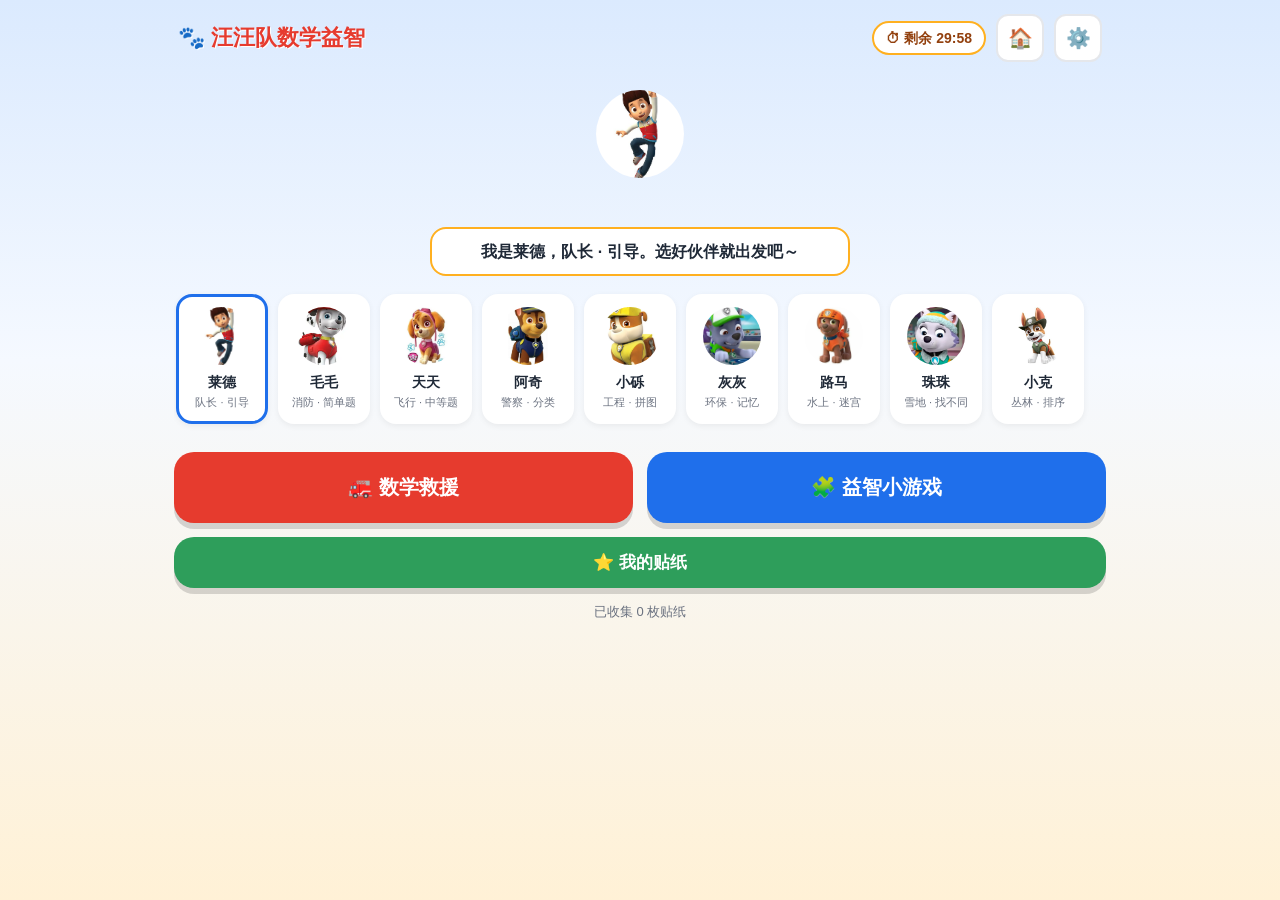
<file: 汪汪队数学益智小游戏.html>
<!DOCTYPE html>
<html lang="zh-CN">
<head>
<meta charset="UTF-8">
<meta name="viewport" content="width=device-width, initial-scale=1.0, maximum-scale=1.0, minimum-scale=1.0, user-scalable=no, viewport-fit=cover">
<meta name="apple-mobile-web-app-capable" content="yes">
<meta name="mobile-web-app-capable" content="yes">
<meta name="format-detection" content="telephone=no">
<title>汪汪队数学益智小游戏</title>
<style>
  :root {
    --blue:#1f6feb; --red:#e63b2e; --yellow:#ffb020; --green:#2e9e5b;
    --ink:#1f2937; --muted:#6b7280; --line:#e5e7eb; --bg:#eef4ff;
  }
  * { box-sizing:border-box; -webkit-tap-highlight-color:transparent; }
  html,body { margin:0; height:100%; }
  html { -webkit-text-size-adjust:100%; text-size-adjust:100%; }
  body {
    font-family:-apple-system,"PingFang SC","Microsoft YaHei","Segoe UI",sans-serif;
    color:var(--ink); background:linear-gradient(180deg,#dbeafe 0%,#f5f9ff 40%,#fff1d6 100%);
    min-height:100vh; line-height:1.6; overflow-x:hidden;
    -webkit-font-smoothing:antialiased;
    -webkit-user-select:none; user-select:none;
    -webkit-touch-callout:none;
    overscroll-behavior-y:none;
  }
  button { font-family:inherit; cursor:pointer; -webkit-user-select:none; user-select:none; }
  button, .char-card, .level-card, .pz-card, .qopt, .tile, .mem-card, .spot-cell, .maze-cell, .sort-bin, .order-card, .icon-btn, .pc-tab, .toggle {
    touch-action:manipulation;
  }
  .app { max-width:960px; margin:0 auto; padding:0 14px 40px; }

  /* 顶部栏 */
  .topbar { display:flex; align-items:center; gap:10px; padding:14px 4px 8px; }
  .topbar .logo { font-size:22px; font-weight:800; color:var(--red); text-shadow:1px 1px 0 #fff; }
  .topbar .timer { margin-left:auto; background:#fff; border:2px solid var(--yellow);
    border-radius:999px; padding:4px 12px; font-weight:700; font-size:14px; color:#92400e; }
  .topbar .timer.low { background:#fee2e2; border-color:var(--red); color:#b91c1c; }
  .icon-btn { background:#fff; border:2px solid var(--line); border-radius:12px; width:48px; height:48px;
    font-size:20px; display:inline-flex; align-items:center; justify-content:center; flex:0 0 auto; }
  @media (hover:hover){ .icon-btn:hover { border-color:var(--blue); } }

  .screen { display:none; }
  .screen.active { display:block; }

  h1.pg { font-size:26px; margin:8px 0 4px; }
  .pg-sub { color:var(--muted); font-size:14px; margin:0 0 16px; }

  /* 大厅 */
  .lobby-hero { text-align:center; padding:8px 0 4px; }
  .lobby-hero .big-char { font-size:clamp(64px,22vw,88px); display:inline-block; }
  .lobby-hero .big-char img { width:clamp(64px,22vw,88px); height:clamp(64px,22vw,88px);
    object-fit:cover; border-radius:50%; display:inline-block; }
  .lobby-hero .say { background:#fff; border-radius:16px; border:2px solid var(--yellow);
    padding:10px 18px; margin:8px auto 0; max-width:420px; font-size:16px; font-weight:600; }
  .char-row { display:flex; gap:10px; overflow-x:auto; padding:14px 2px; touch-action:pan-x pan-y; -webkit-overflow-scrolling:touch; }
  .char-card { flex:0 0 92px; background:#fff; border:3px solid #fff; border-radius:16px;
    padding:10px 6px; text-align:center; box-shadow:0 2px 6px rgba(0,0,0,.06); cursor:pointer;
    transition:transform .15s, border-color .15s; }
  @media (hover:hover){ .char-card:hover { transform:translateY(-4px); } }
  .char-card.sel { border-color:var(--blue); }
  .char-avatar { width:58px; height:58px; border-radius:50%; margin:0 auto 6px; font-size:32px;
    display:flex; align-items:center; justify-content:center; color:#fff; }
  .char-card .nm { font-weight:700; font-size:14px; }
  .char-card .role { font-size:11px; color:var(--muted); }
  .big-btns { display:grid; grid-template-columns:1fr 1fr; gap:14px; margin:14px 0; }
  .big-btn { border:none; border-radius:20px; padding:22px 10px; color:#fff; font-size:20px; font-weight:800;
    box-shadow:0 6px 0 rgba(0,0,0,.15); transition:transform .1s; }
  .btn-math { background:var(--red); }
  .btn-puzzle { background:var(--blue); }
  .btn-sticker { background:var(--green); grid-column:1/-1; font-size:17px; padding:14px; }
  .big-btn:active { transform:translateY(4px); box-shadow:0 2px 0 rgba(0,0,0,.15); }
  .sticker-pill { margin-top:6px; text-align:center; color:var(--muted); font-size:13px; }

  /* 通用卡片/按钮 */
  .card2 { background:#fff; border-radius:18px; border:2px solid var(--line); padding:16px 18px; margin:12px 0; }
  .row { display:flex; gap:10px; align-items:center; }
  .btn { border:none; border-radius:12px; padding:10px 18px; font-size:16px; font-weight:700; min-height:48px; }
  .btn.primary { background:var(--blue); color:#fff; }
  .btn.ghost { background:#fff; border:2px solid var(--line); }
  .btn.green { background:var(--green); color:#fff; }
  .btn.red { background:var(--red); color:#fff; }
  .btn:disabled { opacity:.4; cursor:not-allowed; }

  /* 数学 */
  .level-cards { display:grid; grid-template-columns:1fr 1fr 1fr; gap:12px; }
  .level-card { border:3px solid var(--line); border-radius:18px; background:#fff; padding:16px 8px;
    text-align:center; cursor:pointer; transition:transform .12s; }
  @media (hover:hover){ .level-card:hover { transform:translateY(-4px); } }
  .level-card .lc-emoji { font-size:42px; }
  .level-card .lc-name { font-weight:800; font-size:18px; }
  .level-card .lc-desc { font-size:12px; color:var(--muted); }
  .level-card.easy { border-color:#22c55e; }
  .level-card.mid { border-color:#f59e0b; }
  .level-card.hard { border-color:var(--red); }

  .qbox { text-align:center; padding:20px 6px; }
  .qbox .progress { color:var(--muted); font-size:13px; }
  .qchar { font-size:52px; display:inline-block; }
  .qexpr { font-size:clamp(30px,13vw,46px); font-weight:800; margin:10px 0 18px; }
  .qopts { display:flex; gap:12px; justify-content:center; flex-wrap:wrap; }
  .qopt { width:80px; height:80px; font-size:30px; font-weight:800; border:3px solid var(--line);
    border-radius:18px; background:#fff; transition:transform .1s; }
  @media (hover:hover){ .qopt:hover { border-color:var(--blue); } }
  .qopt.ok { background:#d1fae5; border-color:var(--green); }
  .qopt.no { background:#fee2e2; border-color:var(--red); }
  .qfeedback { margin-top:14px; font-size:16px; min-height:26px; font-weight:600; color:var(--muted); }
  .bones { font-size:clamp(20px,7vw,30px); letter-spacing:0; margin:6px 0; min-height:38px;
    display:flex; flex-wrap:wrap; justify-content:center; align-items:center; gap:4px; }
  .bones .bw { display:inline-flex; flex-wrap:wrap; gap:2px; justify-content:center; }
  .bones .bone { font-style:normal; }
  .bones .bdim { opacity:.25; }
  .stars { color:#f59e0b; font-size:22px; }

  /* 结算 */
  .result-box { text-align:center; padding:18px 6px; }
  .result-box .score { font-size:44px; font-weight:800; color:var(--blue); }
  .sticker-got { display:inline-flex; align-items:center; gap:8px; background:#fff7e6; border:2px solid var(--yellow);
    border-radius:14px; padding:8px 14px; margin-top:8px; font-weight:700; }

  /* 小游戏列表 */
  .puzzle-grid { display:grid; grid-template-columns:1fr 1fr; gap:12px; }
  .pz-card { background:#fff; border:2px solid var(--line); border-radius:18px; padding:16px; text-align:center; cursor:pointer; }
  @media (hover:hover){ .pz-card:hover { border-color:var(--blue); } }
  .pz-card .pz-emoji { font-size:40px; }
  .pz-card .pz-name { font-weight:800; font-size:16px; }
  .pz-card.locked { opacity:.55; cursor:not-allowed; }
  .pz-tag { font-size:11px; padding:1px 8px; border-radius:999px; background:#eef2ff; color:#4b5563; }

  /* 拼图 */
  .slider { display:grid; grid-template-columns:repeat(3,1fr); gap:6px; width:270px; margin:16px auto; }
  .slider .tile { aspect-ratio:1; border-radius:12px; background:var(--blue); color:#fff; font-size:28px;
    font-weight:800; display:flex; align-items:center; justify-content:center; transition:background .2s; cursor:pointer; }
  .slider .tile.blank { background:#e5e7eb; cursor:default; }
  .slider .tile.correct { background:var(--green); }

  /* 记忆配对 */
  .mem-grid { display:grid; grid-template-columns:repeat(4,1fr); gap:8px; max-width:360px; margin:16px auto; }
  .mem-card { aspect-ratio:1; border-radius:12px; border:3px solid var(--line); background:#fff; font-size:30px;
    display:flex; align-items:center; justify-content:center; cursor:pointer; transition:.25s; perspective:600px; }
  .mem-card .face { display:none; }
  .mem-card.flip { background:var(--blue); border-color:var(--blue); }
  .mem-card.flip .face { display:inline; }
  .mem-card.flip .back { display:none; }
  .mem-card.matched { background:#d1fae5; border-color:var(--green); opacity:.85; }
  .mem-card.matched .face { display:inline; }

  /* 找不同 */
  .spot-wrap { display:grid; grid-template-columns:1fr 1fr; gap:14px; max-width:520px; margin:16px auto; }
  .spot-panel { }
  .spot-panel h4 { text-align:center; margin:4px 0 8px; font-size:14px; color:var(--muted); }
  .spot-grid { display:grid; grid-template-columns:repeat(3,1fr); gap:6px; }
  .spot-cell { aspect-ratio:1; border-radius:10px; background:#fff; border:2px solid var(--line);
    font-size:30px; display:flex; align-items:center; justify-content:center; }
  .spot-cell.found { background:#d1fae5; border-color:var(--green); }
  .spot-cell.wrong { animation:shake .3s; }

  /* 迷宫 */
  .maze-grid { display:grid; grid-template-columns:repeat(6,1fr); gap:6px; max-width:360px; margin:16px auto; }
  .maze-cell { aspect-ratio:1; border-radius:10px; background:#fff; border:2px solid var(--line); font-size:26px;
    display:flex; align-items:center; justify-content:center; cursor:pointer; }
  .maze-cell.wall { background:#d9dde3; border-color:#cbd2dc; }
  .maze-cell.pet { background:#fff1d6; border-color:var(--yellow); }
  .maze-cell.goal { background:#d1fae5; border-color:var(--green); }

  /* 形状分类 */
  .sort-big { font-size:clamp(64px,24vw,96px); line-height:1; }
  .sort-bins { display:flex; gap:12px; justify-content:center; flex-wrap:wrap; }
  .sort-bin { display:flex; flex-direction:column; align-items:center; gap:4px; background:#fff; border:3px solid var(--line);
    border-radius:16px; padding:12px 16px; cursor:pointer; }
  .sort-bin .sort-glyph { font-size:40px; line-height:1; }
  @media (hover:hover){ .sort-bin:hover { border-color:var(--blue); } }
  .sort-bin.wrong { animation:shake .3s; border-color:var(--red); }

  /* 数量排序 */
  .order-cards { display:flex; gap:12px; justify-content:center; flex-wrap:wrap; }
  .order-card { background:#fff; border:3px solid var(--line); border-radius:16px; padding:14px 16px; cursor:pointer;
    text-align:center; font-size:30px; line-height:1.35; letter-spacing:2px; }
  @media (hover:hover){ .order-card:hover { border-color:var(--blue); } }
  .order-card.done { background:#d1fae5; border-color:var(--green); }
  .order-card.wrong { animation:shake .3s; border-color:var(--red); }

  /* 贴纸 */
  .stk-grid { display:grid; grid-template-columns:repeat(3,1fr); gap:12px; }
  .stk-item { text-align:center; background:#fff; border-radius:16px; border:2px solid var(--line); padding:12px 6px; }
  .stk-item .avatar { width:54px; height:54px; border-radius:50%; margin:0 auto; font-size:28px;
    display:flex; align-items:center; justify-content:center; color:#fff; }
  .stk-item.lock0 .avatar { filter:grayscale(1); opacity:.3; }
  .stk-count { font-weight:800; font-size:16px; margin-top:4px; }
  .stk-item.lock0 .stk-count { color:var(--muted); }

  /* 家长中心 */
  .pc-tabs { display:flex; gap:8px; margin:10px 0; }
  .pc-tab { flex:1; border:2px solid var(--line); background:#fff; border-radius:12px; padding:12px 8px; font-weight:700; min-height:48px; }
  .pc-tab.on { border-color:var(--blue); color:var(--blue); }
  .rec-table { width:100%; border-collapse:collapse; font-size:13px; background:#fff; }
  .rec-table th,.rec-table td { border:1px solid var(--line); padding:6px 8px; text-align:left; }
  .rec-table th { background:#f3f6fb; }
  .summary { display:flex; gap:10px; flex-wrap:wrap; }
  .sum-item { flex:1; min-width:120px; background:#fff; border:2px solid var(--line); border-radius:14px; padding:12px; text-align:center; }
  .sum-item .v { font-size:24px; font-weight:800; color:var(--blue); }
  .setting-row { display:flex; align-items:center; justify-content:space-between; padding:10px 0; border-bottom:1px solid var(--line); }
  .setting-row:last-child { border-bottom:0; }
  select.set-input { font-size:16px; padding:6px 10px; border-radius:10px; border:2px solid var(--line); }
  .toggle { position:relative; width:64px; height:48px; background:#d1d5db; border-radius:999px; cursor:pointer; border:none; }
  .toggle::after { content:''; position:absolute; left:4px; top:4px; width:40px; height:40px; background:#fff; border-radius:50%; transition:.2s; }
  .toggle.on { background:var(--green); }
  .toggle.on::after { left:20px; }

  /* 弹层 */
  .overlay { position:fixed; inset:0; background:rgba(15,23,42,.6); display:none; align-items:center; justify-content:center; z-index:99; padding:16px; }
  .overlay.show { display:flex; }
  .modal { background:#fff; border-radius:22px; padding:26px; max-width:440px; width:100%; text-align:center; box-shadow:0 20px 60px rgba(0,0,0,.3); }
  .modal.lock { border:3px solid var(--red); }
  .modal h2 { margin:4px 0 8px; }
  .lock-big { font-size:54px; }
  .math-unlock { font-size:26px; font-weight:800; margin:10px 0; }
  .modal input[type=text],.modal input[type=password] { font-size:20px; padding:10px; width:150px; text-align:center;
    border-radius:12px; border:2px solid var(--line); }
  .modal .err { color:var(--red); min-height:20px; font-size:14px; margin-top:4px; }

  /* 动画 */
  @keyframes bounce { 0%,100%{transform:translateY(0)} 30%{transform:translateY(-16px)} 60%{transform:translateY(-6px)} }
  @keyframes spin { from{transform:rotate(0)} to{transform:rotate(360deg)} }
  @keyframes pop { 0%{transform:scale(1)} 50%{transform:scale(1.3)} 100%{transform:scale(1)} }
  @keyframes wave { 0%,100%{transform:rotate(0)} 25%{transform:rotate(-14deg)} 75%{transform:rotate(14deg)} }
  @keyframes shake { 0%,100%{transform:translateX(0)} 25%{transform:translateX(-5px)} 75%{transform:translateX(5px)} }
  @keyframes confettiFall { from{transform:translateY(-10px) rotate(0);opacity:1} to{transform:translateY(80px) rotate(360deg);opacity:0} }
  .anim-bounce { animation:bounce .6s ease; }
  .anim-spin { animation:spin .8s ease; }
  .anim-pop { animation:pop .5s ease; }
  .anim-wave { animation:wave .7s ease; }

  .confetti { position:fixed; top:30%; left:50%; font-size:26px; z-index:120; pointer-events:none; animation:confettiFall 1.4s ease forwards; }
  .backdrop-confetti { position:fixed; inset:0; z-index:119; pointer-events:none; }

  @media (max-width:520px){
    .level-cards { grid-template-columns:1fr; }
    .puzzle-grid { grid-template-columns:1fr 1fr; }
    .big-btns { grid-template-columns:1fr; }
    .rec-table { font-size:12px; }
  }
  @media (max-width:360px){
    .topbar .logo { font-size:19px; }
    h1.pg { font-size:23px; }
    .card2 { padding:14px 12px; }
    .qopt { width:72px; height:72px; font-size:27px; }
    .qchar { font-size:44px; }
    .bones { gap:2px; }
    .spot-wrap { gap:8px; }
  }
</style>
</head>
<body>
<div class="app">
  <div class="topbar">
    <span class="logo">🐾 汪汪队数学益智</span>
    <span class="timer" id="timerPill">⏱ --:--</span>
    <button class="icon-btn" id="btnHome" title="回大厅">🏠</button>
    <button class="icon-btn" id="btnParent" title="家长中心">⚙️</button>
  </div>

  <!-- 大厅 -->
  <section class="screen active" id="screen-lobby">
    <div class="lobby-hero">
      <span class="big-char" id="heroChar">👦</span>
      <div class="say" id="heroSay">汪汪队，出发啦！选个伙伴开始闯关吧～</div>
    </div>
    <div class="char-row" id="charRow"></div>
    <div class="big-btns">
      <button class="big-btn btn-math" id="btnMath">🚒 数学救援</button>
      <button class="big-btn btn-puzzle" id="btnPuzzle">🧩 益智小游戏</button>
      <button class="big-btn btn-sticker" id="btnSticker">⭐ 我的贴纸</button>
    </div>
    <div class="sticker-pill" id="stickerPill"></div>
  </section>

  <!-- 数学救援 -->
  <section class="screen" id="screen-math">
    <h1 class="pg">🚒 数学救援</h1>
    <p class="pg-sub">选一个难度，帮伙伴完成救援任务（每关 10 题）</p>
    <div class="level-cards" id="levelCards"></div>
    <div class="card2 qbox" id="mathPlay" style="display:none;">
      <div class="progress" id="qProg"></div>
      <div id="qCharWrap" class="qchar" style="font-size:52px;"></div>
      <div class="qexpr" id="qExpr"></div>
      <div class="bones" id="qBones"></div>
      <div class="qopts" id="qOpts"></div>
      <div class="qfeedback" id="qFb"></div>
    </div>
    <div class="card2 result-box" id="mathResult" style="display:none;">
      <div id="resChar" style="font-size:60px;"></div>
      <div class="stars" id="resStars"></div>
      <div id="resSay" style="font-size:18px;font-weight:700;margin:6px 0;"></div>
      <div class="score" id="resScore"></div>
      <div id="resDetail" style="color:var(--muted);font-size:14px;margin:4px 0;"></div>
      <div class="sticker-got" id="resSticker" style="display:none;"></div>
      <div class="row" style="justify-content:center;margin-top:16px;gap:10px;">
        <button class="btn primary" id="btnAgain">再来一局</button>
        <button class="btn ghost" id="btnBackMath">返回</button>
      </div>
    </div>
  </section>

  <!-- 益智小游戏 -->
  <section class="screen" id="screen-puzzle">
    <h1 class="pg">🧩 益智小游戏</h1>
    <p class="pg-sub">选一个小游戏，锻炼观察力、记忆力和动手能力</p>
    <div class="puzzle-grid" id="puzzleGrid"></div>
    <div class="card2" id="puzzlePlay" style="display:none;">
      <div class="row" style="justify-content:space-between;">
        <button class="btn ghost" id="btnPzBack">← 返回列表</button>
        <span id="pzTitle" style="font-weight:800;font-size:18px;"></span>
        <span style="width:90px;"></span>
      </div>
      <div id="pzHint" style="text-align:center;color:var(--muted);font-size:14px;margin-top:6px;"></div>
      <div id="pzBody"></div>
    </div>
  </section>

  <!-- 我的贴纸 -->
  <section class="screen" id="screen-sticker">
    <h1 class="pg">⭐ 我的贴纸</h1>
    <p class="pg-sub">完成任务收集伙伴贴纸，看看集齐了多少～</p>
    <div class="stk-grid" id="stickerGrid"></div>
    <div class="row" style="justify-content:center;margin-top:18px;">
      <button class="btn ghost" id="btnStkBack">← 回大厅</button>
    </div>
  </section>

  <!-- 家长中心 -->
  <section class="screen" id="screen-parent">
    <h1 class="pg">⚙️ 家长中心</h1>
    <p class="pg-sub">查看成绩、调整游玩时长与声音</p>
    <div class="pc-tabs">
      <button class="pc-tab on" data-tab="records">成绩记录</button>
      <button class="pc-tab" data-tab="settings">设置</button>
    </div>
    <div id="pcRecords">
      <div class="summary" id="pcSummary"></div>
      <div class="card2" style="max-height:340px;overflow:auto;">
        <table class="rec-table" id="recTable"></table>
      </div>
    </div>
    <div id="pcSettings" style="display:none;">
      <div class="card2">
        <div class="setting-row" style="border-bottom:0;">
          <span style="font-weight:700;">按星期设置游玩时长</span>
        </div>
        <div id="weekdayLimits"></div>
        <div class="setting-row">
          <span>声音 / 音效</span>
          <button class="toggle" id="setSound"></button>
        </div>
        <div class="setting-row">
          <span>重置成绩与贴纸</span>
          <button class="btn red" id="btnReset">重置</button>
        </div>
        <p style="color:var(--muted);font-size:12px;margin:8px 0 0;">提示：数据仅保存在本机浏览器，清理浏览器数据会导致记录丢失。</p>
      </div>
    </div>
    <div class="row" style="justify-content:center;margin-top:14px;">
      <button class="btn ghost" id="btnPcBack">← 回大厅</button>
    </div>
  </section>
</div>

<!-- 家长验证 -->
<div class="overlay" id="overlay-verify">
  <div class="modal">
    <h2>家长验证</h2>
    <p style="color:var(--muted);">请家长回答下面这道题（小朋友请把手机交给家长）</p>
    <div class="math-unlock" id="vQ"></div>
    <input type="text" inputmode="numeric" id="vInput" placeholder="输入答案">
    <div class="err" id="vErr"></div>
    <div class="row" style="justify-content:center;margin-top:10px;gap:10px;">
      <button class="btn primary" id="vOk">确认</button>
      <button class="btn ghost" id="vCancel">取消</button>
    </div>
  </div>
</div>

<!-- 时间锁 -->
<div class="overlay" id="overlay-lock">
  <div class="modal lock">
    <div class="lock-big">⏰</div>
    <h2 id="lockTitle">该休息啦～</h2>
    <p id="lockMsg" style="color:var(--muted);">今天玩得真棒！为了保护小眼睛，游戏先锁定啦。</p>
    <div id="lockUnlockArea">
      <div class="math-unlock" id="lQ"></div>
      <input type="text" inputmode="numeric" id="lInput" placeholder="家长输入答案">
      <div class="err" id="lErr"></div>
      <div class="row" style="justify-content:center;margin-top:10px;gap:10px;">
        <button class="btn primary" id="lOk">家长解锁</button>
      </div>
    </div>
    <div id="lockChoices" style="display:none;">
      <p style="font-weight:700;color:var(--green);">解锁成功！今天还可以：</p>
      <div class="row" style="justify-content:center;gap:10px;flex-wrap:wrap;">
        <button class="btn green" id="lMore">再玩 15 分钟</button>
        <button class="btn ghost" id="lStop">今天先到这里</button>
      </div>
    </div>
    <div id="lockStopped" style="display:none;">
      <p style="font-weight:700;">已锁定，明天再继续玩吧～ 🌙</p>
    </div>
  </div>
</div>

<script>
/* ============ 数据定义 ============ */
const CHARACTERS = [
  {id:'ryder',    name:'莱德', role:'队长 · 引导',   img:'images/莱德.jpg', color:'#e63b2e'},
  {id:'marshall', name:'毛毛', role:'消防 · 简单题', img:'images/毛毛.jpg', color:'#d9232e'},
  {id:'skye',     name:'天天', role:'飞行 · 中等题', img:'images/天天.jpg', color:'#ec4899'},
  {id:'chase',    name:'阿奇', role:'警察 · 分类',   img:'images/阿奇.jpg', color:'#1f6feb'},
  {id:'rubble',   name:'小砾', role:'工程 · 拼图',   img:'images/小砾.jpg', color:'#f59e0b'},
  {id:'rocky',    name:'灰灰', role:'环保 · 记忆',   img:'images/灰灰.jpg', color:'#22c55e'},
  {id:'zuma',     name:'路马', role:'水上 · 迷宫',   img:'images/路马.jpg', color:'#f97316'},
  {id:'everest',  name:'珠珠', role:'雪地 · 找不同', img:'images/珠珠.jpg', color:'#06b6d4'},
  {id:'tracker',  name:'小克', role:'丛林 · 排序',   img:'images/小克.jpg', color:'#a16207'},
];
const CHAR_MAP = Object.fromEntries(CHARACTERS.map(c=>[c.id,c]));
const DIFF_BY_LEVEL = {1:'marshall', 2:'skye', 3:'ryder'};

const PUZZLES = [
  {id:'puzzle', name:'滑块拼图', char:'rubble',  level:'P0', icon:'🧩', hint:'点击数字块滑动，把 1-8 按顺序排好'},
  {id:'memory', name:'记忆配对', char:'rocky',   level:'P0', icon:'🃏', hint:'翻牌找相同的图案，全部配成对'},
  {id:'spot',   name:'找不同',   char:'everest', level:'P0', icon:'🔍', hint:'两幅图有 3 处不同，点右边不同的格子'},
  {id:'maze',   name:'迷宫',     char:'zuma',    level:'P0', icon:'🌀', hint:'点一点，帮路马走到骨头那里'},
  {id:'sort',   name:'形状分类', char:'chase',   level:'P0', icon:'🧺', hint:'把形状放进对应的筐里'},
  {id:'order',  name:'数量排序', char:'tracker', level:'P0', icon:'🔢', hint:'按数量从少到多，依次点一点'},
];

const SOUND_EVENTS = {
  click:[620,.07,'square',.06], correct:[660,0.12,'sine',.22], correct2:[880,0.16,'sine',.22],
  wrong:[320,0.2,'sine',.12], star:[523,0.12,'sine',.18], win:[523,0.22,'sine',.2],
  flip:[500,0.06,'triangle',.12], pop:[720,0.1,'sine',.15], lock:[220,0.4,'sine',.2]
};

/* ============ 状态 ============ */
const STORE_KEY = 'pawpatrol_math_game_v1';
let state = loadState();
let selectedChar = 'ryder';
let gameActive = false;
let lockShown = false;

function fillWeekdays(v){ return {0:v,1:v,2:v,3:v,4:v,5:v,6:v}; }
function defaultState(){
  return {
    settings:{ dailyLimit:30, sound:true, weekdays:fillWeekdays(30) },
    records:[],
    stickers:{},
    time:{ date:todayKey(), seconds:0, extraMinutes:0, stopToday:false }
  };
}
function getTodayWeekday(){ return new Date().getDay(); }
function todayKey(){
  const d=new Date();
  return d.getFullYear()+'-'+String(d.getMonth()+1).padStart(2,'0')+'-'+String(d.getDate()).padStart(2,'0');
}
function loadState(){
  try{
    const raw = localStorage.getItem(STORE_KEY);
    if(raw){
      const s=JSON.parse(raw);
      if(s && s.settings){
        s.time = s.time||defaultState().time;
        if(!s.settings.weekdays){ s.settings.weekdays = fillWeekdays(s.settings.dailyLimit||30); }
        return s;
      }
    }
  }catch(e){}
  return defaultState();
}
function saveState(){ try{ localStorage.setItem(STORE_KEY, JSON.stringify(state)); }catch(e){} }

/* ============ 音频 ============ */
let audioCtx=null;
function ensureCtx(){
  try{
    audioCtx = audioCtx || new (window.AudioContext||window.webkitAudioContext)();
    if(audioCtx.state==='suspended') audioCtx.resume();
  }catch(e){}
}
function playTone(freq,dur,type,vol,when){
  try{
    ensureCtx();
    if(!audioCtx) return;
    const o=audioCtx.createOscillator(), g=audioCtx.createGain();
    o.type=type||'sine'; o.frequency.value=freq;
    g.gain.value=vol||0.2;
    const t=audioCtx.currentTime+(when||0);
    g.gain.setValueAtTime(vol||0.2, t);
    g.gain.exponentialRampToValueAtTime(0.0001, t+dur);
    o.connect(g); g.connect(audioCtx.destination);
    o.start(t); o.stop(t+dur+0.02);
  }catch(e){}
}
function sfx(name){
  if(!state.settings.sound) return;
  const e=SOUND_EVENTS[name]; if(!e) return;
  playTone(e[0],e[1],e[2],e[3],0);
}
function sfxWin(){ [523,659,784,1047].forEach((f,i)=>playTone(f,0.24,'sine',0.18,i*0.12)); }
function sfxWrong(){ playTone(300,0.18,'sine',0.1,0); playTone(240,0.24,'sine',0.1,0.15); }
function speak(text){
  if(!state.settings.sound) return;
  try{
    if('speechSynthesis' in window){
      const u=new SpeechSynthesisUtterance(text); u.lang='zh-CN'; u.rate=0.95; u.pitch=1.2;
      window.speechSynthesis.cancel(); window.speechSynthesis.speak(u);
    }
  }catch(e){}
}
const VOICE_BASE='audio/';
function voice(charId, event, fallbackText){
  if(!state.settings.sound) return;
  const url = VOICE_BASE + charId + '/' + event + '.mp3';
  let fell=false;
  const fallback=()=>{ if(fell) return; fell=true; speak(fallbackText); };
  try{
    const a=new Audio(url);
    a.onerror=fallback;
    const p=a.play();
    if(p && p.then) p.catch(fallback);
  }catch(e){ fallback(); }
}

/* ============ 时间锁 ============ */
function limitSeconds(){ return (state.settings.weekdays[getTodayWeekday()]||30)*60 + state.time.extraMinutes*60; }
function remainingSeconds(){ return limitSeconds() - state.time.seconds; }
function isLocked(){ return state.time.stopToday || remainingSeconds()<=0; }

function fmtClock(s){ s=Math.max(0,s); const m=Math.floor(s/60), r=s%60; return m+':'+String(r).padStart(2,'0'); }
function fmtClockFull(s){ return Math.floor(s/60)+' 分钟'; }
function updateTimer(){
  const pill=document.getElementById('timerPill');
  const rem=remainingSeconds();
  const lock=isLocked();
  pill.textContent = lock ? '⏱ 已锁定' : '⏱ 剩余 '+fmtClock(rem);
  pill.classList.toggle('low', !lock && rem<=300);
}

function triggerLock(){
  if(lockShown) return;
  lockShown=true; gameActive=false; sfx('lock');
  buildLockQuestion();
  show('overlay-lock');
  document.getElementById('lockChoices').style.display='none';
  document.getElementById('lockStopped').style.display='none';
  document.getElementById('lockUnlockArea').style.display='block';
  document.getElementById('lInput').value=''; document.getElementById('lErr').textContent='';
}

/* ============ 通用 UI ============ */
function $(id){ return document.getElementById(id); }
function show(id){
  document.querySelectorAll('.screen').forEach(s=>s.classList.remove('active'));
  const el=$(id);
  if(el){ el.classList.add('active'); window.scrollTo(0,0); }
}
function showOverlay(id){ $(id).classList.add('show'); }
function hideOverlay(id){ $(id).classList.remove('show'); }
function animate(el, cls, ms){
  if(!el) return;
  ['anim-bounce','anim-spin','anim-pop','anim-wave'].forEach(c=>el.classList.remove(c));
  void el.offsetWidth;
  el.classList.add(cls);
  setTimeout(()=>el.classList.remove(cls), ms||700);
}
function confetti(){
  const colors=['#f43f5e','#f59e0b','#22c55e','#3b82f6','#a855f7'];
  const ems=['⭐','🎉','✨','🌟','🧡'];
  for(let i=0;i<16;i++){
    const c=document.createElement('div'); c.className='confetti';
    c.textContent=ems[i%ems.length];
    c.style.left=(15+Math.random()*70)+'%';
    c.style.top='20%';
    c.style.animationDelay=(Math.random()*0.4)+'s';
    c.style.fontSize=(18+Math.random()*16)+'px';
    document.body.appendChild(c);
    setTimeout(()=>c.remove(),2000);
  }
}
function shuffle(a){ a=a.slice(); for(let i=a.length-1;i>0;i--){ const j=Math.floor(Math.random()*(i+1)); [a[i],a[j]]=[a[j],a[i]]; } return a; }
function randInt(a,b){ return Math.floor(Math.random()*(b-a+1))+a; }

function charImg(c, px){
  return '<img src="'+c.img+'" alt="'+c.name+'" style="width:'+px+'px;height:'+px+'px;object-fit:cover;border-radius:50%;">';
}
function charAvatarHTML(c, size){ 
  return '<span class="char-avatar" style="width:'+size+'px;height:'+size+'px;">'+charImg(c, size)+'</span>';
}

/* ============ 大厅 ============ */
function renderLobby(){
  const row=$('charRow'); row.innerHTML='';
  CHARACTERS.forEach(c=>{
    const d=document.createElement('div'); d.className='char-card'+(c.id===selectedChar?' sel':'');
    d.innerHTML = charAvatarHTML(c,58)+'<div class="nm">'+c.name+'</div><div class="role">'+c.role+'</div>';
    d.onclick=()=>{ selectedChar=c.id; renderLobby(); sfx('click'); voice(c.id,'hello',c.name+'！你好呀'); };
    row.appendChild(d);
  });
  const hero=CHAR_MAP[selectedChar];
  $('heroChar').innerHTML='<img src="'+hero.img+'" alt="'+hero.name+'">';
  $('heroSay').textContent='我是'+hero.name+'，'+hero.role+'。选好伙伴就出发吧～';
  updateStickerPill();
}
function updateStickerPill(){
  const total=CHARACTERS.reduce((s,c)=>s+(state.stickers[c.id]||0),0);
  $('stickerPill').textContent='已收集 '+total+' 枚贴纸';
}

/* ============ 贴纸 ============ */
function renderStickers(){
  const g=$('stickerGrid'); g.innerHTML='';
  CHARACTERS.forEach(c=>{
    const n=state.stickers[c.id]||0;
    const d=document.createElement('div'); d.className='stk-item'+(n===0?' lock0':'');
    d.innerHTML = '<div class="avatar">'+charImg(c,54)+'</div>'+
      '<div class="stk-count">'+(n===0?'未获得':'×'+n)+'</div><div style="font-size:13px;color:var(--muted);">'+c.name+'</div>';
    g.appendChild(d);
  });
}

/* ============ 数学救援 ============ */
let math={};
function genQuestion(level){
  let q;
  for(let t=0;t<100;t++){
    q = makeQuestion(level);
    if(q) break;
  }
  return q;
}
function makeQuestion(level){
  if(level===1){
    if(Math.random()<0.5){ const a=randInt(1,9), b=randInt(1,10-a); return {expr:a+' + '+b, ans:a+b, a,b,op:'+',show:true}; }
    else { const a=randInt(2,10), b=randInt(0,a); return {expr:a+' − '+b, ans:a-b, a,b,op:'-',show:true}; }
  }
  if(level===2){
    if(Math.random()<0.5){ const a=randInt(5,14), b=randInt(2,20-a); return {expr:a+' + '+b, ans:a+b, a,b,op:'+',show:true}; }
    else { const u=randInt(2,9), a=10+u, b=randInt(1,u); return {expr:a+' − '+b, ans:a-b, a,b,op:'-',show:true}; }
  }
  if(level===3){
    const r=Math.random();
    if(r<0.34){ const a=randInt(6,9), b=randInt(6,9); return {expr:a+' + '+b, ans:a+b, a,b,op:'+',show:true}; }
    if(r<0.67){ const a=randInt(11,18); const b=randInt(a%10+1,9); return {expr:a+' − '+b, ans:a-b, a,b,op:'-',show:true}; }
    for(let k=0;k<20;k++){ const a=randInt(3,9), b=randInt(2,9), c=randInt(1,9); const ans=a+b-c;
      if(ans>=0 && ans<=20) return {expr:a+' + '+b+' − '+c, ans, a,b,c,op:'+-',show:false}; }
  }
  return makeQuestion(1);
}
function makeOptions(ans){
  const s=new Set([ans]); let guard=0;
  while(s.size<3 && guard<50){ guard++;
    const delta=([-3,-2,-1,1,2,3][randInt(0,5)]) + randInt(0,2);
    let d=ans+delta; if(d<0) d=ans+1+randInt(0,2);
    s.add(d);
  }
  return shuffle([...s]);
}

function renderLevels(){
  const c=$('levelCards'); c.innerHTML='';
  const defs=[
    {lv:1,name:'简单',desc:'0~10 加加减减',cls:'easy',icon:'🍀'},
    {lv:2,name:'中等',desc:'0~20 进阶挑战',cls:'mid',icon:'🌟'},
    {lv:3,name:'困难',desc:'0~20 进位退位',cls:'hard',icon:'🔥'},
  ];
  defs.forEach(d=>{
    const card=document.createElement('div'); card.className='level-card '+d.cls;
    const cc=CHAR_MAP[DIFF_BY_LEVEL[d.lv]];
    card.innerHTML='<div class="lc-emoji">'+charImg(cc,52)+'</div><div class="lc-name">'+d.name+'</div><div class="lc-desc">'+cc.name+' · '+d.desc+'</div>';
    card.onclick=()=>{ sfx('click'); startMath(d.lv); };
    c.appendChild(card);
  });
}
function startMath(level){
  math={level, questions:[], idx:0, score:0, correct:0, wrong:0, tries:0, startAt:Date.now()};
  for(let i=0;i<10;i++) math.questions.push(genQuestion(level));
  $('levelCards').style.display='none';
  $('mathPlay').style.display='';
  $('mathResult').style.display='none';
  gameActive=true;
  show('screen-math');
  renderMathQ();
}
function questionSpeech(q){
  if(q.op==='+') return q.a+' 加 '+q.b+' 等于几？';
  if(q.op==='-') return q.a+' 减 '+q.b+' 等于几？';
  return q.a+' 加 '+q.b+' 再减 '+q.c+' 等于几？';
}
function renderMathQ(){
  const q=math.questions[math.idx];
  const cc=CHAR_MAP[DIFF_BY_LEVEL[math.level]];
  $('qProg').textContent='第 '+(math.idx+1)+' / 10 题';
  $('qCharWrap').innerHTML=charImg(cc,64);
  $('qExpr').textContent=q.expr+' = ?';
  $('qBones').innerHTML = q.show ? bonesHTML(q) : '';
  $('qFb').textContent='';
  voice(cc.id,'question',questionSpeech(q));
  const opt=$('qOpts'); opt.innerHTML='';
  makeOptions(q.ans).forEach(v=>{
    const b=document.createElement('button'); b.className='qopt'; b.textContent=v;
    b.onclick=()=>onAnswer(b, v);
    opt.appendChild(b);
  });
}
function bonesHTML(q){
  const bones=n=>'<span class="bw">'+Array.from({length:Math.min(n,10)}).map(()=>'<i class="bone">🦴</i>').join('')+'</span>';
  const op = q.op==='+' ? '+' : '−';
  return bones(q.a)+' <b>'+op+'</b> '+bones(q.b);
}
function onAnswer(btn, val){
  const q=math.questions[math.idx];
  const opts=Array.from($('qOpts').children);
  const isCorrect = val===q.ans;
  if(isCorrect){
    btn.classList.add('ok'); sfx('correct');
    animate($('qCharWrap'),'anim-bounce');
    voice(DIFF_BY_LEVEL[math.level],'correct','答对啦！');
    $('qFb').textContent='答对啦！真棒 🎉';
    $('qFb').style.color='var(--green)';
    math.correct++; math.score+=10;
  } else {
    btn.classList.add('no'); sfxWrong();
    math.tries=math.tries||0;
    if(math.tries===0){
      math.tries=1;
      animate($('qCharWrap'),'anim-wave');
      $('qFb').textContent='差一点～ 数一数骨头，再试一次！';
      $('qFb').style.color='var(--muted)';
      voice(DIFF_BY_LEVEL[math.level],'wrong','再试一次，你可以的！');
      return; // 允许再试
    }
    // 第二次还错
    const ansBtn = opts.find(b=>String(b.textContent)===String(q.ans));
    if(ansBtn) ansBtn.classList.add('ok');
    math.wrong++; math.tries=0;
    $('qFb').textContent='答案是 '+q.ans+'，我们看下一题～';
    $('qFb').style.color='var(--muted)';
    voice(DIFF_BY_LEVEL[math.level],'wrong','没关系，看下一题');
  }
  opts.forEach(b=>b.onclick=null);
  afterAnswer();
}
function afterAnswer(){
  setTimeout(()=>{
    math.tries=0;
    math.idx++;
    if(math.idx>=10) finishMath();
    else renderMathQ();
  }, 1300);
}

function finishMath(){
  gameActive=false;
  const total=10, correct=math.correct;
  const acc=correct/total*100;
  const cc=CHAR_MAP[DIFF_BY_LEVEL[math.level]];
  const stars = correct>=8?3 : correct>=5?2 : correct>=3?1 : 0;
  $('levelCards').style.display='';
  $('mathPlay').style.display='none';
  $('mathResult').style.display='';
  $('resChar').innerHTML=charImg(cc,80);
  $('resStars').textContent='★'.repeat(stars)+'☆'.repeat(3-stars);
  $('resSay').textContent=encourage(acc);
  $('resScore').textContent=math.score+' 分';
  $('resDetail').textContent='答对 '+correct+' / 10 题 · 正确率 '+acc+'%';
  const stkBox=$('resSticker');
  if(correct>0){
    addSticker(cc.id);
    stkBox.style.display='inline-flex';
    stkBox.textContent='🎁 获得 '+cc.name+' 贴纸 ×1';
    sfxWin(); confetti(); voice(cc.id,'win',encourage(acc)+'获得'+cc.name+'贴纸啦');
  } else {
    stkBox.style.display='none';
  }
  addRecord({type:'数学救援', label:cc.name, level:'L'+math.level+' · '+['简单','中等','困难'][math.level-1],
    score:math.score, accuracy:acc, duration:Math.round((Date.now()-math.startAt)/1000)});
  renderStickers(); updateStickerPill();
}
function encourage(acc){
  if(acc>=90) return '太棒了！';
  if(acc>=70) return '很棒！';
  if(acc>=50) return '继续加油！';
  return '再试一次！';
}
function addSticker(charId){ state.stickers[charId]=(state.stickers[charId]||0)+1; saveState(); }
function addRecord(r){ r.ts=Date.now(); state.records.push(r); if(state.records.length>300) state.records=state.records.slice(-300); saveState(); }

/* ============ 益智小游戏 ============ */
function renderPuzzles(){
  const g=$('puzzleGrid'); g.innerHTML='';
  PUZZLES.forEach(p=>{
    const cc=CHAR_MAP[p.char];
    const d=document.createElement('div');
    d.className='pz-card';
    d.innerHTML='<div class="pz-emoji">'+p.icon+'</div><div class="pz-name">'+p.name+'</div>'+
      '<div style="font-size:12px;color:var(--muted);">'+cc.name+'</div><div class="pz-tag">'+p.level+'</div>';
    d.onclick=()=>{ sfx('click'); startPuzzle(p.id); };
    g.appendChild(d);
  });
}
let pz={};
function startPuzzle(id){
  pz={id, startAt:Date.now()};
  $('puzzleGrid').style.display='none';
  $('puzzlePlay').style.display='';
  const p=PUZZLES.find(x=>x.id===id);
  $('pzTitle').textContent=p.icon+' '+p.name;
  $('pzHint').textContent=p.hint;
  gameActive=true;
  show('screen-puzzle');
  if(id==='puzzle') startSlider();
  else if(id==='memory') startMemory();
  else if(id==='spot') startSpot();
  else if(id==='maze') startMaze();
  else if(id==='sort') startSort();
  else if(id==='order') startOrder();
}
function puzzleWin(p){
  gameActive=false;
  const cc=CHAR_MAP[p.char];
  addSticker(cc.id);
  addRecord({type:'益智小游戏', label:p.name, level:'-', score:100, accuracy:100,
    duration:Math.round((Date.now()-pz.startAt)/1000)});
  sfxWin(); confetti(); voice(p.char,'win','太棒了！');
  renderStickers(); updateStickerPill();
  setTimeout(()=>{
    $('pzBody').innerHTML='<div class="result-box"><div style="font-size:60px;">🎉</div>'+
      '<div style="font-size:20px;font-weight:800;">'+encourage(100)+'</div>'+
      '<div class="sticker-got" style="display:inline-flex;">🎁 获得 '+cc.name+' 贴纸 ×1</div>'+
      '<div class="row" style="justify-content:center;margin-top:16px;gap:10px;">'+
      '<button class="btn primary" onclick="startPuzzle(\''+p.id+'\')">再玩一次</button>'+
      '<button class="btn ghost" onclick="backPuzzleList()">返回列表</button></div></div>';
  }, 600);
}
function backPuzzleList(){
  gameActive=false;
  $('puzzlePlay').style.display='none';
  $('puzzleGrid').style.display='';
  show('screen-puzzle');
}

/* —— 滑块拼图 —— */
let slider={board:[], blank:8};
function startSlider(){
  const goal=[1,2,3,4,5,6,7,8,0];
  slider.board=goal.slice(); slider.blank=8;
  // 随机合法移动打乱
  let empty=8, last=-1;
  for(let i=0;i<200;i++){
    const moves=sliderMoves(empty).filter(m=>m!==last);
    const m=moves[randInt(0,moves.length-1)];
    [slider.board[empty],slider.board[m]]=[slider.board[m],slider.board[empty]];
    last=empty; empty=m;
  }
  slider.blank=empty;
  renderSlider();
}
function sliderMoves(blank){
  const r=Math.floor(blank/3), c=blank%3; const m=[];
  if(r>0)m.push(blank-3); if(r<2)m.push(blank+3); if(c>0)m.push(blank-1); if(c<2)m.push(blank+1);
  return m;
}
function renderSlider(){
  const b=$('pzBody'); b.innerHTML='<div class="slider"></div>';
  const grid=b.querySelector('.slider');
  slider.board.forEach((tile,i)=>{
    const d=document.createElement('div');
    d.className='tile'+(tile===0?' blank':'');
    if(tile!==0) d.textContent=tile;
    d.onclick=()=>{
      if(sliderMoves(slider.blank).includes(i)){
        [slider.board[i],slider.board[slider.blank]]=[slider.board[slider.blank],slider.board[i]];
        slider.blank=i; sfx('flip'); renderSlider();
        if(slider.board.join(',')===[1,2,3,4,5,6,7,8,0].join(',')) puzzleWin(PUZZLES.find(p=>p.id==='puzzle'));
      }
    };
    grid.appendChild(d);
  });
}

/* —— 记忆配对 —— */
let mem={cards:[], open:[], lock:false, pairs:0, total:0};
const MEM_EMOJIS=['🐶','🐱','🦊','🐰','🐻','🐼','🐸','🦁'];
function startMemory(){
  const faces=shuffle(MEM_EMOJIS.concat(MEM_EMOJIS));
  mem={cards:faces.map(f=>({f,matched:false})), open:[], lock:false, pairs:0, total:8};
  renderMemory();
}
function renderMemory(){
  const b=$('pzBody'); b.innerHTML='<div class="mem-grid"></div><div style="text-align:center;color:var(--muted);font-size:14px;" id="memPairs">已配对 0 / 8</div>';
  const grid=b.querySelector('.mem-grid');
  mem.cards.forEach((card,i)=>{
    const d=document.createElement('div');
    d.className='mem-card'+(card.matched?' matched': (mem.open.includes(i)?' flip':''));
    d.innerHTML='<span class="back">❓</span><span class="face">'+card.f+'</span>';
    d.onclick=()=>onMemClick(i);
    grid.appendChild(d);
  });
  $('memPairs').textContent='已配对 '+mem.pairs+' / 8';
}
function onMemClick(i){
  if(mem.lock) return;
  const card=mem.cards[i];
  if(card.matched || mem.open.includes(i)) return;
  if(mem.open.length>=2) return;
  mem.open.push(i); sfx('flip'); renderMemory();
  if(mem.open.length===2){
    mem.lock=true;
    const [a,b]=mem.open;
    if(mem.cards[a].f===mem.cards[b].f){
      setTimeout(()=>{ mem.cards[a].matched=mem.cards[b].matched=true; mem.pairs++; mem.open=[]; mem.lock=false; sfx('correct'); renderMemory();
        if(mem.pairs>=mem.total) puzzleWin(PUZZLES.find(p=>p.id==='memory'));
      }, 380);
    } else {
      setTimeout(()=>{ mem.open=[]; mem.lock=false; renderMemory(); }, 800);
    }
  }
}

/* —— 找不同 —— */
let spot={base:[], diffs:[], found:0};
const SPOT_EMOJIS=['🍎','🍌','🍇','🍓','🌽','🥕','🍩','🍪','🧁','⚽','🚗','🚀'];
function startSpot(){
  const base=[]; for(let i=0;i<9;i++) base.push(SPOT_EMOJIS[randInt(0,SPOT_EMOJIS.length-1)]);
  const right=base.slice();
  const diffs=shuffle([0,1,2,3,4,5,6,7,8]).slice(0,3);
  diffs.forEach(i=>{ let alt; do{ alt=SPOT_EMOJIS[randInt(0,SPOT_EMOJIS.length-1)]; }while(alt===right[i]); right[i]=alt; });
  spot={base, right, diffs, found:0};
  renderSpot();
}
function renderSpot(){
  const b=$('pzBody'); b.innerHTML='<div class="spot-wrap">'+
    '<div class="spot-panel"><h4>左边（原图）</h4><div class="spot-grid" id="spotLeft"></div></div>'+
    '<div class="spot-panel"><h4>右边（找出不同）</h4><div class="spot-grid" id="spotRight"></div></div></div>'+
    '<div style="text-align:center;color:var(--muted);font-size:14px;" id="spotFb">已找出 0 / 3 处不同</div>';
  const L=$('spotLeft'), R=$('spotRight');
  spot.base.forEach(em=>{ const d=document.createElement('div'); d.className='spot-cell'; d.textContent=em; L.appendChild(d); });
  spot.right.forEach((em,i)=>{
    const d=document.createElement('div'); d.className='spot-cell'; d.textContent=em;
    d.onclick=()=>onSpotClick(i,d);
    R.appendChild(d);
  });
}
function onSpotClick(i,el){
  if(el.classList.contains('found')) return;
  if(spot.diffs.includes(i)){
    el.classList.add('found'); spot.found++; sfx('correct'); voice('everest','correct','找到了！');
    $('spotFb').textContent='已找出 '+spot.found+' / 3 处不同';
    if(spot.found>=3) puzzleWin(PUZZLES.find(p=>p.id==='spot'));
  } else {
    el.classList.add('wrong'); sfxWrong();
    setTimeout(()=>el.classList.remove('wrong'),300);
    $('spotFb').textContent='这里一样哦，再找找～';
  }
}

/* —— 迷宫 —— */
let maze={grid:[], rows:6, cols:6, pos:{r:0,c:0}, goal:{r:5,c:5}};
function mazeBuild(R,C){
  const grid=[];
  for(let r=0;r<R;r++){ grid[r]=[]; for(let c=0;c<C;c++){ grid[r][c]={wall:(r===0&&c===0)||(r===R-1&&c===C-1)?false:(Math.random()<0.28)}; } }
  return grid;
}
function mazePath(grid,R,C,start,goal){
  const key=p=>p.r+','+p.c;
  const prev={}; prev[key(start)]=null;
  const q=[start];
  const dirs=[[1,0],[-1,0],[0,1],[0,-1]];
  while(q.length){
    const cur=q.shift();
    if(cur.r===goal.r && cur.c===goal.c){
      const path=[]; let p=key(cur);
      while(p){ path.push(p); p=prev[p]; }
      return path.reverse().slice(1).map(s=>{ const t=s.split(','); return {r:+t[0],c:+t[1]}; });
    }
    for(const d of dirs){
      const nr=cur.r+d[0], nc=cur.c+d[1];
      if(nr<0||nc<0||nr>=R||nc>=C) continue;
      if(grid[nr][nc].wall) continue;
      const k=nr+','+nc;
      if(k in prev) continue;
      prev[k]=key(cur); q.push({r:nr,c:nc});
    }
  }
  return null;
}
function startMaze(){
  const R=6,C=6; let grid;
  do{ grid=mazeBuild(R,C); }while(!mazePath(grid,R,C,{r:0,c:0},{r:R-1,c:C-1}));
  maze={grid, rows:R, cols:C, pos:{r:0,c:0}, goal:{r:R-1,c:C-1}};
  renderMaze();
}
function renderMaze(){
  const b=$('pzBody');
  const cc=CHAR_MAP['zuma'];
  b.innerHTML='<div class="maze-grid"></div><div style="text-align:center;color:var(--muted);font-size:14px;margin-top:8px;">点一点，帮'+cc.name+'走到🍖那里</div>';
  const g=b.querySelector('.maze-grid');
  maze.grid.forEach((row,r)=>row.forEach((cell,c)=>{
    const d=document.createElement('div');
    const isPos=(r===maze.pos.r&&c===maze.pos.c), isGoal=(r===maze.goal.r&&c===maze.goal.c);
    d.className='maze-cell'+(cell.wall?' wall':'')+(isPos?' pet':'')+(isGoal?' goal':'');
    d.innerHTML = cell.wall ? '🧱' : (isPos ? '<img src="'+cc.img+'" alt="'+cc.name+'" style="width:100%;height:100%;object-fit:cover;border-radius:8px;">' : (isGoal ? '🍖' : ''));
    d.onclick=()=>onMazeClick(r,c);
    g.appendChild(d);
  }));
}
function onMazeClick(r,c){
  if(maze.grid[r][c].wall) return;
  const steps=mazePath(maze.grid,maze.rows,maze.cols,maze.pos,{r,c});
  if(!steps) return;
  mazeMove(steps);
}
function mazeMove(steps){
  if(!steps.length) return;
  const step=steps.shift();
  maze.pos=step; sfx('flip');
  if(step.r===maze.goal.r && step.c===maze.goal.c){ renderMaze(); setTimeout(()=>puzzleWin(PUZZLES.find(p=>p.id==='maze')),350); return; }
  renderMaze();
  setTimeout(()=>mazeMove(steps),140);
}

/* —— 形状分类 —— */
const SORT_SHAPES=[
  {name:'圆形',   glyph:'●', color:'#e63b2e'},
  {name:'三角形', glyph:'▲', color:'#f59e0b'},
  {name:'正方形', glyph:'■', color:'#1f6feb'},
];
let sortGame={total:9, done:0, current:null};
function startSort(){ sortGame={total:9, done:0, current:null}; renderSort(); }
function renderSort(){
  const s=SORT_SHAPES[randInt(0,SORT_SHAPES.length-1)];
  sortGame.current=s;
  const b=$('pzBody');
  b.innerHTML='<div style="text-align:center;color:var(--muted);font-size:14px;">完成 '+sortGame.done+' / '+sortGame.total+' · 把下面形状放进对应筐里</div>'+
    '<div style="text-align:center;margin:16px 0;"><span class="sort-big" style="color:'+s.color+';">'+s.glyph+'</span></div>'+
    '<div class="sort-bins"></div><div id="sortFb" style="text-align:center;color:var(--muted);min-height:22px;margin-top:8px;"></div>';
  const bins=b.querySelector('.sort-bins');
  shuffle(SORT_SHAPES).forEach(o=>{
    const d=document.createElement('button'); d.className='sort-bin'; d.style.color=o.color;
    d.innerHTML='<span class="sort-glyph">'+o.glyph+'</span><span style="font-size:13px;font-weight:700;">'+o.name+'</span>';
    d.onclick=()=>onSortClick(d,o);
    bins.appendChild(d);
  });
}
function onSortClick(btn,o){
  if(o.glyph===sortGame.current.glyph){
    sfx('correct'); voice('chase','correct','分对啦！');
    sortGame.done++;
    if(sortGame.done>=sortGame.total){ puzzleWin(PUZZLES.find(p=>p.id==='sort')); }
    else renderSort();
  } else {
    sfxWrong(); btn.classList.add('wrong');
    setTimeout(()=>btn.classList.remove('wrong'),300);
  }
}

/* —— 数量排序 —— */
let orderGame={counts:[], sorted:[], picked:0};
function startOrder(){
  const counts=shuffle([1,2,3,4,5]).slice(0,3);
  orderGame={counts, sorted:counts.slice().sort((a,b)=>a-b), picked:0};
  renderOrder();
}
function renderOrder(){
  const b=$('pzBody');
  b.innerHTML='<div style="text-align:center;color:var(--muted);font-size:14px;">按数量从少到多，依次点一点</div>'+
    '<div class="order-cards"></div><div id="orderFb" style="text-align:center;color:var(--muted);min-height:22px;margin-top:8px;"></div>';
  const box=b.querySelector('.order-cards');
  orderGame.counts.forEach((cnt,i)=>{
    const d=document.createElement('button'); d.className='order-card';
    d.innerHTML='🍎'.repeat(cnt);
    d.onclick=()=>onOrderClick(d,cnt);
    box.appendChild(d);
  });
}
function onOrderClick(btn,cnt){
  if(btn.classList.contains('done')) return;
  if(cnt===orderGame.sorted[orderGame.picked]){
    btn.classList.add('done'); sfx('correct'); voice('tracker','correct','对啦！');
    orderGame.picked++;
    if(orderGame.picked>=orderGame.sorted.length) puzzleWin(PUZZLES.find(p=>p.id==='order'));
  } else {
    sfxWrong(); btn.classList.add('wrong');
    setTimeout(()=>btn.classList.remove('wrong'),300);
  }
}

/* ============ 家长中心 ============ */
function renderParentTabs(){
  $('recTable').innerHTML='';
  const recs=state.records.slice().reverse();
  if(recs.length===0){ $('recTable').innerHTML='<tr><td style="text-align:center;color:var(--muted);padding:16px;">暂无成绩记录</td></tr>'; }
  recs.forEach(r=>{
    const d=new Date(r.ts); const ts=d.getMonth()+1+'/'+d.getDate()+' '+String(d.getHours()).padStart(2,'0')+':'+String(d.getMinutes()).padStart(2,'0');
    const tr=document.createElement('tr');
    tr.innerHTML='<td>'+r.type+'</td><td>'+(r.label||'')+'</td><td>'+r.level+'</td><td>'+r.score+'</td><td>'+r.accuracy+'%</td><td>'+r.duration+'s</td><td>'+ts+'</td>';
    $('recTable').appendChild(tr);
  });
  const total=state.records.length;
  const mathR=state.records.filter(r=>r.type==='数学救援');
  const avgAcc=mathR.length? Math.round(mathR.reduce((s,r)=>s+r.accuracy,0)/mathR.length):0;
  $('pcSummary').innerHTML=
    '<div class="sum-item"><div class="v">'+total+'</div><div>完成局数</div></div>'+
    '<div class="sum-item"><div class="v">'+mathR.length+'</div><div>数学局数</div></div>'+
    '<div class="sum-item"><div class="v">'+avgAcc+'%</div><div>平均正确率</div></div>';
}
function renderParentSettings(){
  const WD=['周日','周一','周二','周三','周四','周五','周六'];
  const OPTS=[0,15,20,30,45,60,90];
  const box=$('weekdayLimits'); box.innerHTML='';
  WD.forEach((name,i)=>{
    const row=document.createElement('div'); row.className='setting-row';
    const label=document.createElement('span');
    label.innerHTML = (i===getTodayWeekday()) ? '<b>'+name+'（今天）</b>' : name;
    row.appendChild(label);
    const sel=document.createElement('select'); sel.className='set-input';
    OPTS.forEach(v=>{ const o=document.createElement('option'); o.value=v; o.textContent = v===0?'不玩':(v+' 分钟'); if(v===(state.settings.weekdays[i]||30)) o.selected=true; sel.appendChild(o); });
    sel.onchange=e=>{ state.settings.weekdays[i]=parseInt(e.target.value,10); saveState(); updateTimer(); sfx('click'); };
    row.appendChild(sel);
    box.appendChild(row);
  });
  $('setSound').classList.toggle('on', state.settings.sound);
  $('setSound').textContent=state.settings.sound?'开':'关';
}
function onEnterParent(){
  renderParentTabs(); renderParentSettings();
  $('pcRecords').style.display=''; $('pcSettings').style.display='none';
  document.querySelectorAll('.pc-tab').forEach(t=>t.classList.toggle('on', t.dataset.tab==='records'));
  show('screen-parent');
}

/* ============ 家长算术验证 ============ */
let verifyTarget=null; // 'parent' | 'lock'
let currentUnlock={a:0,b:0,ans:0};
function newUnlock(){
  const a=randInt(11,25), b=randInt(11,25);
  return {a,b,ans:a*b};
}
function buildVerifyQuestion(){
  currentUnlock=newUnlock();
  $('vQ').textContent=currentUnlock.a+' × '+currentUnlock.b+' = ?';
  $('vInput').value=''; $('vErr').textContent='';
}
function buildLockQuestion(){
  currentUnlock=newUnlock();
  $('lQ').textContent=currentUnlock.a+' × '+currentUnlock.b+' = ?';
  $('lInput').value=''; $('lErr').textContent='';
}
function verifyAnswer(inputEl, errEl, onSuccess){
  const v=(inputEl.value||'').trim();
  if(v===String(currentUnlock.ans)){ errEl.textContent=''; onSuccess(); }
  else { errEl.textContent='答案不对，再想想～'; sfxWrong(); }
}

/* ============ 事件绑定 ============ */
function bindEvents(){
  $('btnHome').onclick=()=>{ gameActive=false; sfx('click'); show('screen-lobby'); };
  $('btnParent').onclick=()=>{ gameActive=false; buildVerifyQuestion(); verifyTarget='parent'; showOverlay('overlay-verify'); };
  $('btnMath').onclick=()=>{ sfx('click'); renderLevels(); $('levelCards').style.display=''; $('mathPlay').style.display='none'; $('mathResult').style.display='none'; show('screen-math'); };
  $('btnPuzzle').onclick=()=>{ sfx('click'); renderPuzzles(); $('puzzleGrid').style.display=''; $('puzzlePlay').style.display='none'; show('screen-puzzle'); };
  $('btnSticker').onclick=()=>{ sfx('click'); renderStickers(); show('screen-sticker'); };
  $('btnStkBack').onclick=()=>{ sfx('click'); show('screen-lobby'); };
  $('btnBackMath').onclick=()=>{ gameActive=false; sfx('click'); renderLevels(); $('levelCards').style.display=''; show('screen-math'); };
  $('btnAgain').onclick=()=>{ sfx('click'); startMath(math.level||1); };
  $('btnPzBack').onclick=()=>{ sfx('click'); backPuzzleList(); };
  $('btnPcBack').onclick=()=>{ sfx('click'); show('screen-lobby'); };

  // 家长中心 tab
  document.querySelectorAll('.pc-tab').forEach(t=>{
    t.onclick=()=>{ sfx('click');
      document.querySelectorAll('.pc-tab').forEach(x=>x.classList.remove('on')); t.classList.add('on');
      $('pcRecords').style.display = t.dataset.tab==='records' ? '' : 'none';
      $('pcSettings').style.display = t.dataset.tab==='settings' ? '' : 'none';
    };
  });

  // 设置
  $('setSound').onclick=()=>{ state.settings.sound=!state.settings.sound; saveState(); renderParentSettings(); if(state.settings.sound) sfx('click'); };
  $('btnReset').onclick=()=>{ if(confirm('确定要清除所有成绩与贴纸吗？此操作不可恢复。')){ state.records=[]; state.stickers={}; saveState(); renderParentTabs(); renderStickers(); updateStickerPill(); sfx('click'); } };

  // 验证弹层
  $('vOk').onclick=()=>verifyAnswer($('vInput'), $('vErr'), ()=>{ hideOverlay('overlay-verify'); onEnterParent(); sfxWin(); });
  $('vCancel').onclick=()=>hideOverlay('overlay-verify');
  $('vInput').addEventListener('keydown',e=>{ if(e.key==='Enter') $('vOk').onclick(); });

  // 时间锁
  $('lOk').onclick=()=>verifyAnswer($('lInput'), $('lErr'), ()=>{
    sfxWin();
    $('lockUnlockArea').style.display='none';
    $('lockChoices').style.display='';
  });
  $('lInput').addEventListener('keydown',e=>{ if(e.key==='Enter') $('lOk').onclick(); });
  $('lMore').onclick=()=>{ state.time.extraMinutes+=15; state.time.stopToday=false; saveState(); lockShown=false; gameActive=true; updateTimer(); hideOverlay('overlay-lock'); sfxWin(); };
  $('lStop').onclick=()=>{ state.time.stopToday=true; saveState(); $('lockChoices').style.display='none'; $('lockStopped').style.display=''; updateTimer(); };
}

/* ============ 计时主循环 ============ */
setInterval(function(){
  if(state.time.date!==todayKey()){
    state.time.date=todayKey(); state.time.seconds=0; state.time.extraMinutes=0; state.time.stopToday=false; saveState();
    lockShown=false;
  }
  if(gameActive){
    state.time.seconds++;
    saveState();
  }
  updateTimer();
  if(isLocked() && !lockShown){ triggerLock(); }
}, 1000);

window.addEventListener('beforeunload', ()=>{ if(gameActive){ /* 不额外处理，秒数据已持续保存 */ } saveState(); });
document.addEventListener('visibilitychange', ()=>{ if(document.hidden) saveState(); });

/* ============ 移动端行为优化 ============ */
document.addEventListener('contextmenu', e=>e.preventDefault());
document.addEventListener('dblclick', e=>e.preventDefault());
document.addEventListener('gesturestart', e=>e.preventDefault());

/* ============ 启动 ============ */
renderLobby();
bindEvents();
updateTimer();
if(isLocked()){
  lockShown=true;
  if(state.time.stopToday){
    $('lockUnlockArea').style.display='none'; $('lockChoices').style.display='none'; $('lockStopped').style.display='';
  } else {
    buildLockQuestion(); $('lockUnlockArea').style.display='block'; $('lockChoices').style.display='none'; $('lockStopped').style.display='none';
  }
  showOverlay('overlay-lock');
}
</script>
</body>
</html>
</file>
<file: style.css>
:root {
  --blue:#1f6feb; --red:#e63b2e; --yellow:#ffb020; --green:#2e9e5b;
  --ink:#1f2937; --muted:#6b7280; --line:#e5e7eb; --bg:#eef4ff;
}
* { box-sizing:border-box; -webkit-tap-highlight-color:transparent; }
html,body { margin:0; height:100%; }
html { -webkit-text-size-adjust:100%; text-size-adjust:100%; }
body {
  font-family:-apple-system,"PingFang SC","Microsoft YaHei","Segoe UI",sans-serif;
  color:var(--ink); background:linear-gradient(180deg,#dbeafe 0%,#f5f9ff 40%,#fff1d6 100%);
  min-height:100vh; line-height:1.6; overflow-x:hidden;
  -webkit-font-smoothing:antialiased;
  -webkit-user-select:none; user-select:none;
  -webkit-touch-callout:none;
  overscroll-behavior-y:none;
}
button { font-family:inherit; cursor:pointer; -webkit-user-select:none; user-select:none; }
button, .char-card, .level-card, .pz-card, .qopt, .tile, .mem-card, .spot-cell, .maze-cell, .treasure-card, .treasure-speak, .icon-btn, .pc-tab, .toggle {
  touch-action:manipulation;
}
.app { max-width:960px; margin:0 auto; padding:0 14px 40px; }

/* 顶部栏 */
.topbar { display:flex; align-items:center; gap:10px; padding:14px 4px 8px; }
.topbar .logo { font-size:22px; font-weight:800; color:var(--red); text-shadow:1px 1px 0 #fff; }
.topbar .timer { margin-left:auto; background:#fff; border:2px solid var(--yellow);
  border-radius:999px; padding:4px 12px; font-weight:700; font-size:14px; color:#92400e; }
.topbar .timer.low { background:#fee2e2; border-color:var(--red); color:#b91c1c; }
.icon-btn { background:#fff; border:2px solid var(--line); border-radius:12px; width:48px; height:48px;
  font-size:20px; display:inline-flex; align-items:center; justify-content:center; flex:0 0 auto; }
@media (hover:hover){ .icon-btn:hover { border-color:var(--blue); } }

.screen { display:none; }
.screen.active { display:block; }

h1.pg { font-size:26px; margin:8px 0 4px; }
.pg-sub { color:var(--muted); font-size:14px; margin:0 0 16px; }

/* 大厅 */
.lobby-hero { text-align:center; padding:8px 0 4px; }
.lobby-hero .big-char { font-size:clamp(64px,22vw,88px); display:inline-block; }
.lobby-hero .big-char img { width:clamp(64px,22vw,88px); height:clamp(64px,22vw,88px);
  object-fit:cover; border-radius:50%; display:inline-block; }
.lobby-hero .say { background:#fff; border-radius:16px; border:2px solid var(--yellow);
  padding:10px 18px; margin:8px auto 0; max-width:420px; font-size:16px; font-weight:600; }
.char-row { display:flex; gap:10px; overflow-x:auto; padding:14px 2px; touch-action:pan-x pan-y; -webkit-overflow-scrolling:touch; }
.char-card { flex:0 0 92px; background:#fff; border:3px solid #fff; border-radius:16px;
  padding:10px 6px; text-align:center; box-shadow:0 2px 6px rgba(0,0,0,.06); cursor:pointer;
  transition:transform .15s, border-color .15s; }
@media (hover:hover){ .char-card:hover { transform:translateY(-4px); } }
.char-card.sel { border-color:var(--blue); }
.char-avatar { width:58px; height:58px; border-radius:50%; margin:0 auto 6px; font-size:32px;
  display:flex; align-items:center; justify-content:center; color:#fff; }
.char-card .nm { font-weight:700; font-size:14px; }
.char-card .role { font-size:11px; color:var(--muted); }
.big-btns { display:grid; grid-template-columns:1fr 1fr; gap:14px; margin:14px 0; }
.big-btn { border:none; border-radius:20px; padding:22px 10px; color:#fff; font-size:20px; font-weight:800;
  box-shadow:0 6px 0 rgba(0,0,0,.15); transition:transform .1s; }
.btn-math { background:var(--red); }
.btn-puzzle { background:var(--blue); }
.btn-sticker { background:var(--green); grid-column:1/-1; font-size:17px; padding:14px; }
.big-btn:active { transform:translateY(4px); box-shadow:0 2px 0 rgba(0,0,0,.15); }
.sticker-pill { margin-top:6px; text-align:center; color:var(--muted); font-size:13px; }

/* 通用卡片/按钮 */
.card2 { background:#fff; border-radius:18px; border:2px solid var(--line); padding:16px 18px; margin:12px 0; }
.row { display:flex; gap:10px; align-items:center; }
.btn { border:none; border-radius:12px; padding:10px 18px; font-size:16px; font-weight:700; min-height:48px; }
.btn.primary { background:var(--blue); color:#fff; }
.btn.ghost { background:#fff; border:2px solid var(--line); }
.btn.green { background:var(--green); color:#fff; }
.btn.red { background:var(--red); color:#fff; }
.btn:disabled { opacity:.4; cursor:not-allowed; }

/* 数学 */
.level-cards { display:grid; grid-template-columns:1fr 1fr 1fr; gap:12px; }
.level-card { border:3px solid var(--line); border-radius:18px; background:#fff; padding:16px 8px;
  text-align:center; cursor:pointer; transition:transform .12s; }
@media (hover:hover){ .level-card:hover { transform:translateY(-4px); } }
.level-card .lc-emoji { font-size:42px; }
.level-card .lc-name { font-weight:800; font-size:18px; }
.level-card .lc-desc { font-size:12px; color:var(--muted); }
.level-card.easy { border-color:#22c55e; }
.level-card.mid { border-color:#f59e0b; }
.level-card.hard { border-color:var(--red); }

.qbox { text-align:center; padding:20px 6px; }
.qbox .progress { color:var(--muted); font-size:13px; }
.qchar { font-size:52px; display:inline-block; }
.qexpr { font-size:clamp(30px,13vw,46px); font-weight:800; margin:10px 0 18px; }
.qopts { display:flex; gap:12px; justify-content:center; flex-wrap:wrap; }
.qopt { width:80px; height:80px; font-size:30px; font-weight:800; border:3px solid var(--line);
  border-radius:18px; background:#fff; transition:transform .1s; }
@media (hover:hover){ .qopt:hover { border-color:var(--blue); } }
.qopt.ok { background:#d1fae5; border-color:var(--green); }
.qopt.no { background:#fee2e2; border-color:var(--red); }
.qfeedback { margin-top:14px; font-size:16px; min-height:26px; font-weight:600; color:var(--muted); }
.bones { font-size:clamp(20px,7vw,30px); letter-spacing:0; margin:6px 0; min-height:38px;
  display:flex; flex-wrap:wrap; justify-content:center; align-items:center; gap:4px; }
.bones .bw { display:inline-flex; flex-wrap:wrap; gap:2px; justify-content:center; }
.bones .bone { font-style:normal; }
.bones .bdim { opacity:.25; }
.stars { color:#f59e0b; font-size:22px; }

/* 结算 */
.result-box { text-align:center; padding:18px 6px; }
.result-box .score { font-size:44px; font-weight:800; color:var(--blue); }
.sticker-got { display:inline-flex; align-items:center; gap:8px; background:#fff7e6; border:2px solid var(--yellow);
  border-radius:14px; padding:8px 14px; margin-top:8px; font-weight:700; }

/* 小游戏列表 */
.puzzle-grid { display:grid; grid-template-columns:1fr 1fr; gap:12px; }
.pz-card { background:#fff; border:2px solid var(--line); border-radius:18px; padding:16px; text-align:center; cursor:pointer; }
@media (hover:hover){ .pz-card:hover { border-color:var(--blue); } }
.pz-card .pz-emoji { font-size:40px; }
.pz-card .pz-name { font-weight:800; font-size:16px; }
.pz-card.locked { opacity:.55; cursor:not-allowed; }
.pz-tag { font-size:11px; padding:1px 8px; border-radius:999px; background:#eef2ff; color:#4b5563; }

/* 拼图 */
.slider { display:grid; grid-template-columns:repeat(3,1fr); gap:6px; width:270px; margin:16px auto; touch-action:none; }
.slider .tile { aspect-ratio:1; border-radius:12px; background:var(--blue); color:#fff; font-size:28px;
  font-weight:800; display:flex; align-items:center; justify-content:center; transition:background .2s; cursor:pointer;
  touch-action:none; }
.slider .tile.blank { background:#e5e7eb; cursor:default; }
.slider .tile.correct { background:var(--green); }

/* 射击小游戏 */
.shoot-hud { text-align:center; font-size:15px; font-weight:700; margin:8px 0 4px; }
.shoot-hud b { color:var(--blue); }
.shoot-hud .sh-combo { color:var(--red); }
.shoot-stage { position:relative; width:100%; height:clamp(280px,46vh,420px); border:3px solid var(--line);
  border-radius:16px; background:linear-gradient(180deg,#bfdbfe 0%,#dbeafe 45%,#fde68a 100%);
  overflow:hidden; touch-action:none; }
.shoot-stage.shake { animation:shootShake .28s; }
.shoot-ball { position:absolute; left:0; top:0; line-height:1; pointer-events:none;
  filter:drop-shadow(0 2px 2px rgba(0,0,0,.15)); will-change:left,top; }
.shoot-ball.bomb { animation:bombPulse .45s infinite alternate; }
.shoot-bullet { position:absolute; left:0; top:0; width:14px; height:14px; border-radius:50%;
  background:radial-gradient(circle at 35% 35%, #fff7ed, var(--yellow)); border:2px solid #f59e0b;
  box-shadow:0 0 8px rgba(245,158,11,.8); pointer-events:none; will-change:left,top; }
.shoot-gun { position:absolute; left:50%; bottom:6px; transform:translateX(-50%);
  transform-origin:50% 90%; transition:transform .08s;
  font-size:44px; line-height:1; pointer-events:none; }
.shoot-flash { position:absolute; font-size:20px; line-height:1; pointer-events:none; }
.shoot-pop { position:absolute; font-weight:800; font-size:16px; line-height:1; pointer-events:none;
  text-shadow:0 1px 0 #fff; animation:shootFloat .7s ease-out forwards; }
.shoot-burst { position:absolute; width:10px; height:10px; border-radius:50%; pointer-events:none;
  animation:burstFly .5s ease-out forwards; }
@keyframes shootShake { 0%,100%{transform:translateX(0)} 25%{transform:translateX(-6px)} 75%{transform:translateX(6px)} }
@keyframes bombPulse { from{filter:drop-shadow(0 0 2px #ef4444)} to{filter:drop-shadow(0 0 12px #ef4444)} }
@keyframes shootFloat { from{transform:translateY(0);opacity:1} to{transform:translateY(-36px);opacity:0} }
@keyframes burstFly { from{transform:translate(0,0) scale(1);opacity:.95} to{transform:translate(var(--bx),var(--by)) scale(.2);opacity:0} }

/* 记忆配对 */
.mem-grid { display:grid; grid-template-columns:repeat(4,1fr); gap:8px; max-width:360px; margin:16px auto; }
.mem-card { aspect-ratio:1; border-radius:12px; border:3px solid var(--line); background:#fff; font-size:30px;
  display:flex; align-items:center; justify-content:center; cursor:pointer; transition:.25s; perspective:600px; }
.mem-card .face { display:none; }
.mem-card.flip { background:var(--blue); border-color:var(--blue); }
.mem-card.flip .face { display:inline; }
.mem-card.flip .back { display:none; }
.mem-card.matched { background:#d1fae5; border-color:var(--green); opacity:.85; }
.mem-card.matched .face { display:inline; }
.mem-card.matched .back { display:none; }

/* 找不同 */
.spot-wrap { display:grid; grid-template-columns:1fr 1fr; gap:14px; max-width:520px; margin:16px auto; }
.spot-panel { min-width:0; }
.spot-panel h4 { text-align:center; margin:4px 0 8px; font-size:14px; color:var(--muted); }
.spot-grid { display:grid; grid-template-columns:repeat(3,1fr); gap:6px; }
.spot-cell { aspect-ratio:1; border-radius:10px; background:#fff; border:2px solid var(--line);
  min-width:0; font-size:clamp(20px,7.5vw,30px); display:flex; align-items:center; justify-content:center; }
.spot-cell.found { background:#d1fae5; border-color:var(--green); }
.spot-cell.wrong { animation:shake .3s; }

/* 迷宫 */
.maze-grid { position:relative; display:grid; grid-template-columns:repeat(9,1fr); gap:5px; max-width:400px; margin:16px auto; }
.maze-cell { aspect-ratio:1; border-radius:8px; background:#fff; border:2px solid var(--line);
  min-width:0; font-size:clamp(13px,4.5vw,24px); display:flex; align-items:center; justify-content:center; cursor:pointer; }
.maze-cell.wall { background:#d9dde3; border-color:#cbd2dc; }
.maze-cell.pet { background:#fff1d6; border-color:var(--yellow); }
.maze-cell.goal { background:#d1fae5; border-color:var(--green); }
.maze-cell.locked { background:#eef2f7; border-color:#cbd2dc; color:#9ca3af; }
.maze-cell.bone { background:#fff7e6; border-color:var(--yellow); animation:mazeBone .8s ease-in-out infinite alternate; }
.maze-cell.bump { animation:shake .3s; }
.maze-cell.hint { animation:mazeHint .45s ease-in-out 2; }
.maze-pop { position:absolute; font-weight:800; font-size:15px; line-height:1; pointer-events:none;
  text-shadow:0 1px 0 #fff; animation:shootFloat .8s ease-out forwards; }
.maze-spark { position:absolute; width:9px; height:9px; border-radius:50%; background:#facc15; pointer-events:none;
  animation:burstFly .5s ease-out forwards; }
@keyframes mazeBone { from{ box-shadow:0 0 0 rgba(250,204,21,0); } to{ box-shadow:0 0 10px rgba(250,204,21,.95); } }
@keyframes mazeHint { 50%{ background:#dbeafe; box-shadow:0 0 10px var(--blue); } }

/* 开心画画板 */
.draw-head { display:flex; align-items:center; justify-content:space-between; gap:10px; margin-bottom:10px; }
.draw-name { font-weight:800; font-size:16px; }
.draw-chars { display:grid; grid-template-columns:repeat(3,1fr); gap:10px; }
.draw-char { background:#fff; border:3px solid var(--line); border-radius:16px; padding:10px 6px;
  display:flex; flex-direction:column; align-items:center; gap:6px; }
@media (hover:hover){ .draw-char:hover { border-color:var(--blue); } }
.draw-tools { display:flex; flex-direction:column; gap:10px; margin:6px 0 10px; }
.draw-palette { display:flex; flex-wrap:wrap; gap:8px; justify-content:center; }
.draw-swatch { width:38px; height:38px; border-radius:50%; border:3px solid var(--line); padding:0; }
.draw-swatch.on { border-color:var(--ink); transform:scale(1.12); }
.draw-sizes { display:flex; gap:10px; justify-content:center; align-items:center; }
.draw-size { width:46px; height:46px; border-radius:14px; border:3px solid var(--line); background:#fff;
  display:flex; align-items:center; justify-content:center; }
.draw-size.on { border-color:var(--blue); }
.draw-size i { display:block; border-radius:50%; background:var(--ink); }
.draw-stage { position:relative; width:100%; height:clamp(220px,42vh,340px); border:3px solid var(--line);
  border-radius:16px; background:#fff; overflow:hidden; }
.draw-stage canvas { position:absolute; inset:0; width:100%; height:100%; touch-action:none; }
.draw-actions { display:flex; gap:10px; justify-content:center; flex-wrap:wrap; margin-top:12px; }

/* 奇妙数字探险 */
.treasure-hint { text-align:center; font-size:17px; font-weight:700; color:var(--ink); margin:8px 0 14px; }
.treasure-cards { display:flex; gap:12px; justify-content:center; flex-wrap:wrap; }
.treasure-card { width:66px; height:66px; background:#fff; border:3px solid var(--line); border-radius:16px; cursor:pointer;
  text-align:center; font-size:30px; font-weight:800; color:var(--ink); }
@media (hover:hover){ .treasure-card:hover { border-color:var(--blue); } }
.treasure-card.done { background:#d1fae5; border-color:var(--green); }
.treasure-card.wrong { animation:shake .3s; border-color:var(--red); }
.treasure-speak { margin-left:8px; vertical-align:middle; background:#fff; border:2px solid var(--line);
  border-radius:10px; width:34px; height:34px; font-size:16px; padding:0; cursor:pointer; }
@media (hover:hover){ .treasure-speak:hover { border-color:var(--blue); } }
.treasure-speak:active { transform:scale(.94); }

/* 火柴棒游戏 */
.ms-question { text-align:center; font-size:19px; font-weight:800; color:var(--ink); margin:6px 0 12px; line-height:1.4; }
.ms-stage { display:flex; justify-content:center; align-items:center; padding:14px 0 6px; }
.ms-digit {
  --dw:clamp(96px,30vw,150px);           /* 数字宽度 */
  --t:calc(var(--dw) * .16);              /* 火柴棒粗细 */
  --dh:calc(var(--dw) * 5 / 3);           /* 数字高度 */
  --sl:calc((var(--dh) - var(--t) * 3) / 2); /* 竖段长度 */
  position:relative; width:var(--dw); height:var(--dh);
}
.ms-seg { position:absolute; border-radius:6px; transition:background .15s, box-shadow .15s, transform .15s; }
/* 横段：上 a / 中 g / 下 d */
.ms-seg.sa,.ms-seg.sg,.ms-seg.sd { left:var(--t); width:calc(var(--dw) - var(--t) * 2); height:var(--t); }
.ms-seg.sa { top:0; }
.ms-seg.sg { top:calc((var(--dh) - var(--t)) / 2); }
.ms-seg.sd { bottom:0; }
/* 竖段：左上 f / 右上 b / 左下 e / 右下 c */
.ms-seg.sf,.ms-seg.sb,.ms-seg.se,.ms-seg.sc { width:var(--t); height:var(--sl); }
.ms-seg.sf { left:0; top:var(--t); }
.ms-seg.sb { right:0; top:var(--t); }
.ms-seg.se { left:0; top:calc(var(--t) * 2 + var(--sl)); }
.ms-seg.sc { right:0; top:calc(var(--t) * 2 + var(--sl)); }
/* 点亮 = 真实火柴棒（红头 + 木杆） */
.ms-seg.on {
  background:linear-gradient(90deg,#ef4444 0 14%,#f59e0b 14% 32%,#fcd34d 32% 100%);
  box-shadow:0 2px 6px rgba(239,68,68,.35), inset 0 0 3px rgba(255,255,255,.55);
}
.ms-seg.sf.on,.ms-seg.sb.on,.ms-seg.se.on,.ms-seg.sc.on {
  background:linear-gradient(180deg,#ef4444 0 14%,#f59e0b 14% 32%,#fcd34d 32% 100%);
}
/* 空位 = 虚线框 */
.ms-seg.off { background:transparent; border:2px dashed #cbd5e1; }
.ms-seg.tap { cursor:pointer; }
@media (hover:hover){ .ms-seg.tap:hover { filter:brightness(1.1); } }
.ms-seg.hold { outline:3px solid var(--blue); outline-offset:2px; animation:pop .25s; }
.ms-seg.miss { animation:shake .3s; border-color:var(--red); }
.ms-fb { min-height:26px; text-align:center; font-size:16px; font-weight:700; color:var(--muted); margin:10px 0 14px; }
.ms-opts { display:flex; gap:12px; justify-content:center; flex-wrap:wrap; }
.ms-opt { width:72px; height:72px; background:#fff; border:3px solid var(--line); border-radius:18px;
  font-size:30px; font-weight:800; color:var(--ink); cursor:pointer; }
@media (hover:hover){ .ms-opt:hover { border-color:var(--blue); } }
.ms-opt.done { background:#d1fae5; border-color:var(--green); }
.ms-opt.wrong { animation:shake .3s; border-color:var(--red); }

/* 一笔画PK */
.stroke-levels { display:grid; grid-template-columns:1fr 1fr 1fr; gap:12px; }
.stroke-lvl { background:#fff; border:3px solid var(--line); border-radius:18px; padding:16px 8px;
  text-align:center; display:flex; flex-direction:column; gap:4px; align-items:center; transition:transform .12s; }
@media (hover:hover){ .stroke-lvl:hover { transform:translateY(-4px); border-color:var(--blue); } }
.stroke-lvl .i { font-size:40px; }
.stroke-lvl b { font-size:18px; }
.stroke-lvl .d { font-size:12px; color:var(--muted); }
.stroke-lvl:nth-child(1){ border-color:#22c55e; }
.stroke-lvl:nth-child(2){ border-color:#f59e0b; }
.stroke-lvl:nth-child(3){ border-color:var(--red); }

.stroke-hud { display:flex; align-items:center; gap:8px; margin:2px 0 8px; }
.stroke-race { flex:1; display:flex; align-items:center; gap:6px; min-width:0; }
.stroke-race .av { flex:0 0 auto; }
.stroke-race .nm { font-size:13px; font-weight:700; flex:0 0 auto; }
.stroke-race .bar { flex:1; height:14px; background:#eef1f6; border-radius:999px; overflow:hidden; }
.stroke-race .bar i { display:block; height:100%; width:0%; border-radius:999px; transition:width .15s; }
.stroke-race.me .bar i { background:linear-gradient(90deg,#3b82f6,#22c55e); }
.stroke-race.op .bar i { background:linear-gradient(90deg,#f59e0b,#ef4444); }
.stroke-race b { font-size:13px; color:var(--muted); flex:0 0 auto; width:34px; text-align:right; }
.stroke-vs { font-size:22px; font-weight:800; color:var(--red); flex:0 0 auto; }

.stroke-stage { position:relative; width:100%; height:clamp(300px,50vh,420px); border:3px solid var(--line); border-radius:16px;
  background:radial-gradient(circle at 50% 40%, #eef4ff 0%, #dbeafe 60%, #fde68a 130%); overflow:hidden; touch-action:none; }
.stroke-stage canvas { position:absolute; inset:0; width:100%; height:100%; display:block; touch-action:none; }
.stroke-stage.bump { animation:shake .3s; }
.stroke-count { position:absolute; left:50%; top:50%; transform:translate(-50%,-50%); font-size:64px; font-weight:800;
  color:var(--blue); text-shadow:2px 2px 0 #fff; z-index:5; pointer-events:none; }
.stroke-count.pop { animation:pop .5s ease; }
.stroke-fb { min-height:24px; text-align:center; font-size:15px; font-weight:700; color:var(--muted); margin:8px 0 2px; }
.stroke-actions { display:flex; gap:10px; justify-content:center; flex-wrap:wrap; margin-top:12px; }

@media (max-width:520px){
  .stroke-levels { grid-template-columns:1fr; }
}

/* 贴纸 */
.stk-grid { display:grid; grid-template-columns:repeat(3,1fr); gap:12px; }
.stk-item { text-align:center; background:#fff; border-radius:16px; border:2px solid var(--line); padding:12px 6px; }
.stk-item .avatar { width:54px; height:54px; border-radius:50%; margin:0 auto; font-size:28px;
  display:flex; align-items:center; justify-content:center; color:#fff; }
.stk-item.lock0 .avatar { filter:grayscale(1); opacity:.3; }
.stk-count { font-weight:800; font-size:16px; margin-top:4px; }
.stk-item.lock0 .stk-count { color:var(--muted); }

/* 家长中心 */
.pc-tabs { display:flex; gap:8px; margin:10px 0; }
.pc-tab { flex:1; border:2px solid var(--line); background:#fff; border-radius:12px; padding:12px 8px; font-weight:700; min-height:48px; }
.pc-tab.on { border-color:var(--blue); color:var(--blue); }
.rec-table { width:100%; border-collapse:collapse; font-size:13px; background:#fff; }
.rec-table th,.rec-table td { border:1px solid var(--line); padding:6px 8px; text-align:left; }
.rec-table th { background:#f3f6fb; }
.summary { display:flex; gap:10px; flex-wrap:wrap; }
.sum-item { flex:1; min-width:120px; background:#fff; border:2px solid var(--line); border-radius:14px; padding:12px; text-align:center; }
.sum-item .v { font-size:24px; font-weight:800; color:var(--blue); }
.setting-row { display:flex; align-items:center; justify-content:space-between; padding:10px 0; border-bottom:1px solid var(--line); }
.setting-row:last-child { border-bottom:0; }
select.set-input { font-size:16px; padding:6px 10px; border-radius:10px; border:2px solid var(--line); }
.toggle { position:relative; width:64px; height:48px; background:#d1d5db; border-radius:999px; cursor:pointer; border:none; }
.toggle::after { content:''; position:absolute; left:4px; top:4px; width:40px; height:40px; background:#fff; border-radius:50%; transition:.2s; }
.toggle.on { background:var(--green); }
.toggle.on::after { left:20px; }

/* 弹层 */
.overlay { position:fixed; inset:0; background:rgba(15,23,42,.6); display:none; align-items:center; justify-content:center; z-index:99; padding:16px; }
.overlay.show { display:flex; }
.modal { background:#fff; border-radius:22px; padding:26px; max-width:440px; width:100%; text-align:center; box-shadow:0 20px 60px rgba(0,0,0,.3); }
.modal.lock { border:3px solid var(--red); }
.modal h2 { margin:4px 0 8px; }
.lock-big { font-size:54px; }
.math-unlock { font-size:26px; font-weight:800; margin:10px 0; }
.modal input[type=text],.modal input[type=password] { font-size:20px; padding:10px; width:150px; text-align:center;
  border-radius:12px; border:2px solid var(--line); }
.modal .err { color:var(--red); min-height:20px; font-size:14px; margin-top:4px; }

/* 动画 */
@keyframes bounce { 0%,100%{transform:translateY(0)} 30%{transform:translateY(-16px)} 60%{transform:translateY(-6px)} }
@keyframes spin { from{transform:rotate(0)} to{transform:rotate(360deg)} }
@keyframes pop { 0%{transform:scale(1)} 50%{transform:scale(1.3)} 100%{transform:scale(1)} }
@keyframes wave { 0%,100%{transform:rotate(0)} 25%{transform:rotate(-14deg)} 75%{transform:rotate(14deg)} }
@keyframes shake { 0%,100%{transform:translateX(0)} 25%{transform:translateX(-5px)} 75%{transform:translateX(5px)} }
@keyframes confettiFall { from{transform:translateY(-10px) rotate(0);opacity:1} to{transform:translateY(80px) rotate(360deg);opacity:0} }
.anim-bounce { animation:bounce .6s ease; }
.anim-spin { animation:spin .8s ease; }
.anim-pop { animation:pop .5s ease; }
.anim-wave { animation:wave .7s ease; }

.confetti { position:fixed; top:30%; left:50%; font-size:26px; z-index:120; pointer-events:none; animation:confettiFall 1.4s ease forwards; }
.backdrop-confetti { position:fixed; inset:0; z-index:119; pointer-events:none; }

@media (max-width:520px){
  .level-cards { grid-template-columns:1fr; }
  .puzzle-grid { grid-template-columns:1fr 1fr; }
  .big-btns { grid-template-columns:1fr; }
  .rec-table { font-size:12px; }
}
@media (max-width:360px){
  .topbar .logo { font-size:19px; }
  h1.pg { font-size:23px; }
  .card2 { padding:14px 12px; }
  .qopt { width:72px; height:72px; font-size:27px; }
  .qchar { font-size:44px; }
  .bones { gap:2px; }
  .spot-wrap { gap:8px; }
}
</file>
